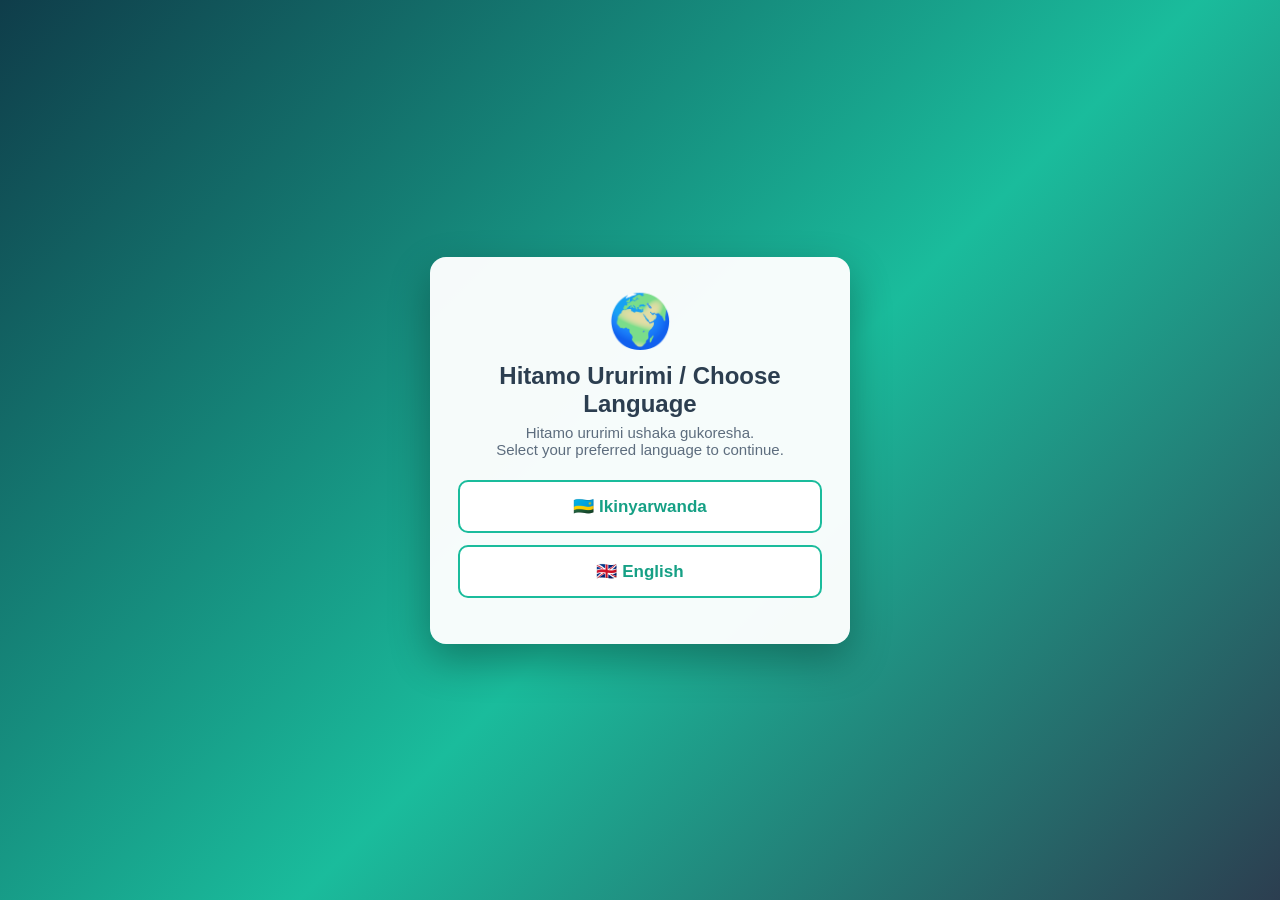
<file: index.html>
<!DOCTYPE html>
<html lang="rw">
<head>
<meta charset="UTF-8">
<meta name="viewport" content="width=device-width, initial-scale=1.0">
<title>Smart School</title>

<style>
/* ==================== CSS ==================== */
* { box-sizing: border-box; margin: 0; padding: 0; }

body {
    font-family: 'Segoe UI', Tahoma, Geneva, Verdana, sans-serif;
    color: #fff;
    min-height: 100vh;
    background: linear-gradient(135deg, #0f3d4a, #1abc9c 55%, #2c3e50);
    background-attachment: fixed;
    position: relative;
    overflow-x: hidden;
}

/* Background shapes */
.shape { position: fixed; border-radius: 50%; background: #fff; opacity: .12; pointer-events: none; }
.s1 { width: 420px; height: 420px; top: -120px; left: -100px; }
.s2 { width: 300px; height: 300px; bottom: -90px; right: -60px; }
.s3 { width: 140px; height: 140px; top: 30%; right: 10%; }

/* ---------- Language chooser (shows first) ---------- */
#langOverlay {
    position: fixed;
    inset: 0;
    z-index: 100;
    display: flex;
    align-items: center;
    justify-content: center;
    padding: 20px;
    background: linear-gradient(135deg, #0f3d4a, #1abc9c 55%, #2c3e50);
}
#langOverlay.hidden { display: none; }
.lang-box {
    background: rgba(255,255,255,.96);
    color: #2c3e50;
    width: 100%;
    max-width: 420px;
    border-radius: 16px;
    padding: 34px 28px;
    text-align: center;
    box-shadow: 0 16px 40px rgba(0,0,0,.3);
}
.lang-box .big { font-size: 52px; }
.lang-box h2 { margin: 10px 0 6px; }
.lang-box p { color: #5d6d7e; margin-bottom: 22px; font-size: 15px; }
.lang-btn {
    display: block;
    width: 100%;
    padding: 14px;
    margin-bottom: 12px;
    border: 2px solid #1abc9c;
    background: #fff;
    color: #16a085;
    font-size: 17px;
    font-weight: bold;
    border-radius: 10px;
    cursor: pointer;
    transition: .25s;
}
.lang-btn:hover { background: #1abc9c; color: #fff; }

/* ---------- Top bar ---------- */
.topbar {
    position: relative;
    display: flex;
    justify-content: space-between;
    align-items: center;
    padding: 18px 40px;
}
.logo { font-size: 22px; font-weight: bold; letter-spacing: .5px; }
.nav-right { display: flex; align-items: center; gap: 12px; }
.lang-switch { display: flex; border: 2px solid #fff; border-radius: 6px; overflow: hidden; }
.lang-switch button {
    background: transparent;
    color: #fff;
    border: none;
    padding: 7px 12px;
    font-weight: bold;
    cursor: pointer;
}
.lang-switch button.active { background: #fff; color: #16a085; }
.nav-login {
    background: #fff;
    color: #16a085;
    padding: 9px 22px;
    border-radius: 6px;
    font-weight: bold;
    text-decoration: none;
}
.nav-login:hover { background: #ecf0f1; }

/* ---------- Hero ---------- */
.hero { position: relative; text-align: center; max-width: 760px; margin: 50px auto 40px; padding: 0 20px; }
.hero h1 { font-size: 42px; line-height: 1.2; margin-bottom: 18px; }
.hero h1 .brand { color: #f9e79f; }
.hero p { font-size: 18px; opacity: .92; margin-bottom: 28px; line-height: 1.6; }
.btn-main {
    display: inline-block;
    background: #2c3e50;
    color: #fff;
    padding: 14px 34px;
    border-radius: 8px;
    font-size: 17px;
    font-weight: bold;
    text-decoration: none;
    transition: .3s;
}
.btn-main:hover { background: #1a252f; transform: translateY(-2px); }

/* ---------- Role cards ---------- */
.roles { position: relative; max-width: 1000px; margin: 0 auto; padding: 20px; text-align: center; }
.roles h2 { margin-bottom: 25px; font-size: 26px; }
.role-grid { display: grid; grid-template-columns: repeat(auto-fit, minmax(250px, 1fr)); gap: 22px; }
.role-card {
    background: rgba(255,255,255,.95);
    color: #2c3e50;
    border-radius: 14px;
    padding: 28px 22px;
    box-shadow: 0 12px 30px rgba(0,0,0,.25);
    cursor: pointer;
    transition: .3s;
}
.role-card:hover { transform: translateY(-6px); }
.role-card .icon { font-size: 48px; margin-bottom: 10px; }
.role-card h3 { margin-bottom: 10px; }
.role-card p { font-size: 14px; color: #5d6d7e; line-height: 1.5; margin-bottom: 18px; min-height: 63px; }
.role-card button {
    width: 100%;
    background: #1abc9c;
    color: #fff;
    border: none;
    padding: 11px;
    border-radius: 6px;
    font-weight: bold;
    cursor: pointer;
}
.role-card button:hover { background: #16a085; }

footer { position: relative; text-align: center; padding: 35px 20px; font-size: 13px; opacity: .8; }

@media (max-width: 600px) {
    .topbar { padding: 14px 18px; }
    .hero h1 { font-size: 30px; }
    .hero { margin-top: 30px; }
    .logo { font-size: 18px; }
}
</style>
</head>
<body>

<!-- ==================== LANGUAGE CHOOSER ==================== -->
<div id="langOverlay">
    <div class="lang-box">
        <div class="big">🌍</div>
        <h2>Hitamo Ururimi / Choose Language</h2>
        <p>Hitamo ururimi ushaka gukoresha.<br>Select your preferred language to continue.</p>
        <button class="lang-btn" onclick="chooseLang('rw')">🇷🇼 Ikinyarwanda</button>
        <button class="lang-btn" onclick="chooseLang('en')">🇬🇧 English</button>
    </div>
</div>

<!-- ==================== PAGE ==================== -->
<div class="shape s1"></div>
<div class="shape s2"></div>
<div class="shape s3"></div>

<nav class="topbar">
    <div class="logo">🎓 Smart School</div>
    <div class="nav-right">
        <div class="lang-switch">
            <button id="btn-rw" onclick="chooseLang('rw')">KIN</button>
            <button id="btn-en" onclick="chooseLang('en')">ENG</button>
        </div>
        <a href="login.html" class="nav-login" id="loginLink" data-i18n="login"></a>
    </div>
</nav>

<section class="hero">
    <h1><span data-i18n="welcome1"></span> <span class="brand">Smart School</span></h1>
    <p data-i18n="tagline"></p>
    <a href="login.html" class="btn-main" id="startLink" data-i18n="start"></a>
</section>

<section class="roles">
    <h2 data-i18n="whoAreYou"></h2>
    <div class="role-grid">
        <div class="role-card" data-role="student">
            <div class="icon">🧑‍🎓</div>
            <h3 data-i18n="studentTitle"></h3>
            <p data-i18n="studentDesc"></p>
            <button data-i18n="studentBtn"></button>
        </div>
        <div class="role-card" data-role="teacher">
            <div class="icon">👩‍🏫</div>
            <h3 data-i18n="teacherTitle"></h3>
            <p data-i18n="teacherDesc"></p>
            <button data-i18n="teacherBtn"></button>
        </div>
        <div class="role-card" data-role="headmaster">
            <div class="icon">🏫</div>
            <h3 data-i18n="hmTitle"></h3>
            <p data-i18n="hmDesc"></p>
            <button data-i18n="hmBtn"></button>
        </div>
    </div>
</section>

<footer>© <span id="year"></span> Smart School. <span data-i18n="rights"></span></footer>

<script>
/* ==================== JAVASCRIPT ==================== */

// Amagambo yose mu ndimi zombi
const TEXT = {
    rw: {
        login: "Injira",
        welcome1: "Murakaza neza kuri",
        tagline: "Urubuga rumwe rufasha abanyeshuri, abarimu na Head Master gucunga amasomo, amanota na attendance.",
        start: "Tangira Winjire",
        whoAreYou: "Uri nde?",
        studentTitle: "Umunyeshuri (Student)",
        studentDesc: "Reba notes, wige ukoresheje AI, ukore assessment kandi ureba amanota yawe.",
        studentBtn: "Injira nk'Umunyeshuri",
        teacherTitle: "Umwarimu (Teacher)",
        teacherDesc: "Shyira notes hanze, ureba abanyeshuri bawe, utange amanota ukore na attendance.",
        teacherBtn: "Injira nk'Umwarimu",
        hmTitle: "Head Master",
        hmDesc: "Kurikirana attendance y'abarimu, wemeze cyangwa wange ubusabe bw'abashya.",
        hmBtn: "Injira nka Head Master",
        rights: "Uburenganzira bwose burabitswe."
    },
    en: {
        login: "Login",
        welcome1: "Welcome to",
        tagline: "One platform that helps students, teachers and the Head Master manage lessons, marks and attendance.",
        start: "Get Started",
        whoAreYou: "Who are you?",
        studentTitle: "Student",
        studentDesc: "Access notes, study with AI, take assessments and view your marks.",
        studentBtn: "Login as Student",
        teacherTitle: "Teacher",
        teacherDesc: "Upload notes, view your students, give marks and take attendance.",
        teacherBtn: "Login as Teacher",
        hmTitle: "Head Master",
        hmDesc: "Track teachers' attendance and approve or reject new access requests.",
        hmBtn: "Login as Head Master",
        rights: "All rights reserved."
    }
};

let currentLang = "rw";

// Bika ururimi muri localStorage (kugira ngo login.html n'andi mapaji arubone)
function saveLang(l) { try { localStorage.setItem("lang", l); } catch (e) {} }

// Shyira ururimi rwatoranyijwe ku rupapuro rwose
function applyLang(lang) {
    currentLang = lang;
    document.documentElement.lang = lang;
    document.querySelectorAll("[data-i18n]").forEach(function (el) {
        el.textContent = TEXT[lang][el.dataset.i18n];
    });
    document.getElementById("btn-rw").classList.toggle("active", lang === "rw");
    document.getElementById("btn-en").classList.toggle("active", lang === "en");
    document.getElementById("loginLink").href = "login.html?lang=" + lang;
    document.getElementById("startLink").href = "login.html?lang=" + lang;
}

// Iyo umuntu ahisemo ururimi (ahise ahise ku ntangiriro cyangwa ku buto ya KIN/ENG)
function chooseLang(lang) {
    saveLang(lang);
    applyLang(lang);
    document.getElementById("langOverlay").classList.add("hidden");
}

// Iyo ukanze ku ikarita y'uruhare (student / teacher / headmaster)
document.querySelectorAll(".role-card").forEach(function (card) {
    card.addEventListener("click", function () {
        const role = card.dataset.role;
        try { localStorage.setItem("selectedRole", role); } catch (e) {}
        window.location.href = "login.html?role=" + role + "&lang=" + currentLang;
    });
});

document.getElementById("year").textContent = new Date().getFullYear();

// Gutangira: dushyiraho Ikinyarwanda munsi y'icyo gifuniko cyo guhitamo ururimi.
// Buri muntu winjiye abanza guhitamo ururimi.
applyLang("rw");
</script>
</body>
</html>
</file>
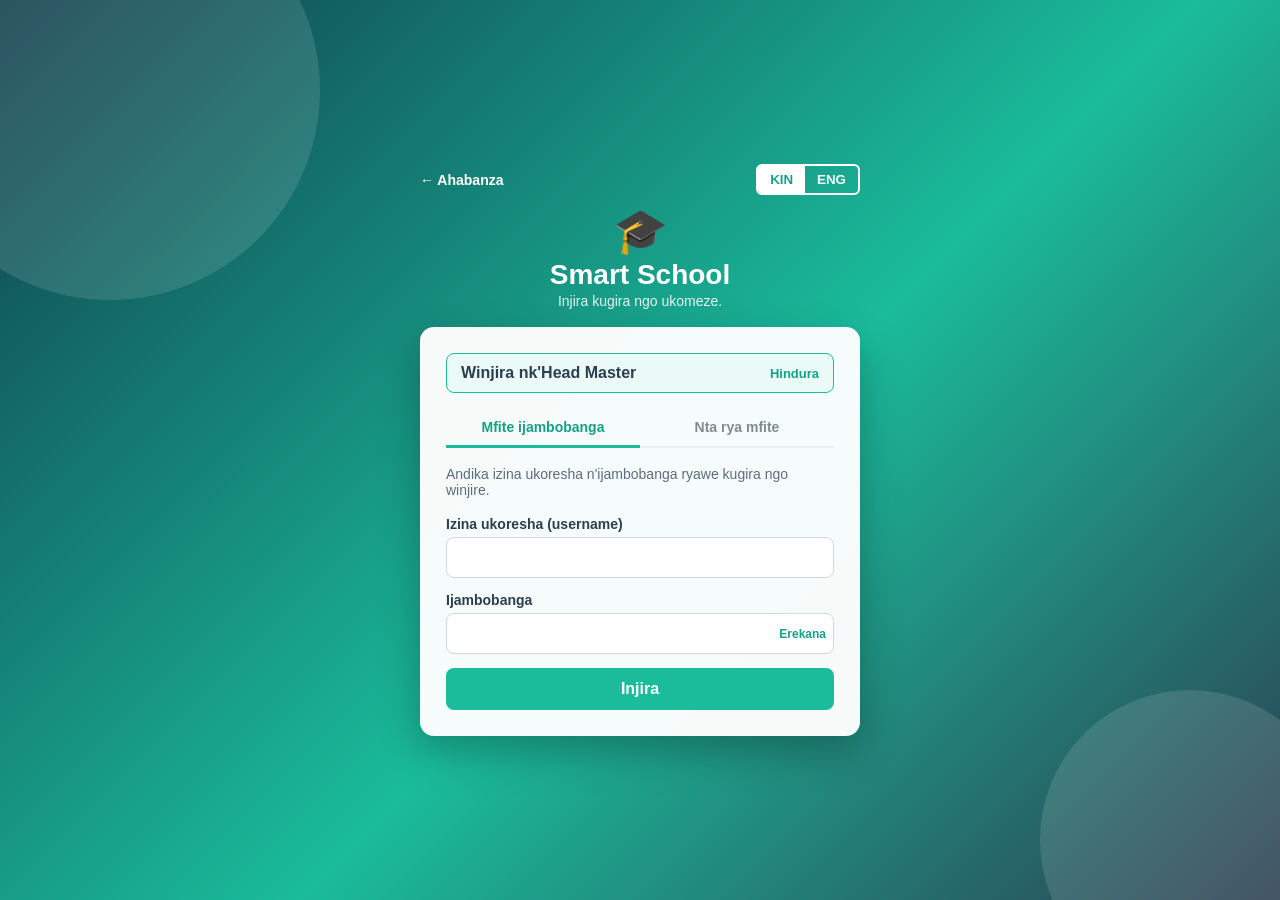
<file: headmaster.html>
<!DOCTYPE html>
<html lang="rw">
<head>
<meta charset="UTF-8">
<meta name="viewport" content="width=device-width, initial-scale=1.0">
<title>Smart School - Head Master</title>

<style>
/* ==================== CSS ==================== */
* { box-sizing: border-box; margin: 0; padding: 0; font-family: 'Segoe UI', Tahoma, Geneva, Verdana, sans-serif; }
body { background: #f4f6f9; color: #2c3e50; }

/* ---------- Sidebar ---------- */
.sidebar {
    position: fixed; left: 0; top: 0;
    width: 250px; height: 100vh;
    background: linear-gradient(180deg, #1c2833, #2c3e50);
    color: #fff; padding: 20px;
    display: flex; flex-direction: column;
}
.sidebar h2 { text-align: center; margin-bottom: 6px; font-size: 22px; }
.sidebar .who { text-align: center; font-size: 13px; opacity: .85; margin-bottom: 20px; word-break: break-word; }
.sidebar button.nav {
    width: 100%; padding: 13px 14px; margin-bottom: 8px;
    border: none; border-radius: 8px;
    background: rgba(255,255,255,.1); color: #fff;
    font-size: 15px; text-align: left; cursor: pointer; transition: .25s;
}
.sidebar button.nav:hover { background: rgba(255,255,255,.22); }
.sidebar button.nav.active { background: #1abc9c; color: #fff; font-weight: bold; }
.sidebar .spacer { flex: 1; }
.sidebar button.logout { background: #c0392b; }
.sidebar button.logout:hover { background: #a93226; }
.badge-count {
    display: inline-block; min-width: 20px; padding: 1px 7px; margin-left: 6px;
    background: #e74c3c; color: #fff; border-radius: 10px; font-size: 12px; text-align: center;
}
.badge-count.zero { display: none; }

.lang-switch { display: flex; border: 2px solid #fff; border-radius: 6px; overflow: hidden; margin-bottom: 14px; }
.lang-switch button { flex: 1; background: transparent; color: #fff; border: none; padding: 6px; font-weight: bold; cursor: pointer; }
.lang-switch button.active { background: #fff; color: #2c3e50; }

/* ---------- Main ---------- */
.main { margin-left: 250px; padding: 30px; }
.section { display: none; }
.section.active { display: block; }

header.hero {
    background: linear-gradient(135deg, #2c3e50, #16a085);
    color: #fff; padding: 22px; border-radius: 10px; margin-bottom: 24px; text-align: center;
}
header.hero h1 { font-size: 26px; margin-bottom: 4px; }
header.hero p { opacity: .9; font-size: 14px; }

.card { background: #fff; padding: 22px; border-radius: 10px; box-shadow: 0 4px 10px rgba(0,0,0,.08); margin-bottom: 24px; }
.card h2 { color: #2c3e50; margin-bottom: 6px; font-size: 20px; }
.card p.sub { color: #7f8c8d; font-size: 14px; margin-bottom: 8px; }

/* Summary stats */
.stats { display: grid; grid-template-columns: repeat(auto-fit, minmax(170px, 1fr)); gap: 16px; margin-bottom: 24px; }
.stat { background: #fff; padding: 20px; border-radius: 10px; box-shadow: 0 3px 10px rgba(0,0,0,.08); text-align: center; }
.stat .num { font-size: 34px; font-weight: bold; color: #16a085; }
.stat .lbl { font-size: 13px; color: #7f8c8d; margin-top: 2px; }
.stat.warn .num { color: #e67e22; }
.stat.bad .num { color: #e74c3c; }

/* Tables */
.table-wrap { overflow-x: auto; }
table { width: 100%; border-collapse: collapse; margin-top: 12px; }
th, td { padding: 12px; text-align: left; border-bottom: 1px solid #e4e8ea; }
th { background: #34495e; color: #fff; }
tr:hover td { background: #f8fafb; }

/* Badges & buttons */
.badge { padding: 5px 10px; border-radius: 4px; font-size: 12px; font-weight: bold; color: #fff; white-space: nowrap; }
.present { background: #2ecc71; }
.absent { background: #e74c3c; }
.student { background: #3498db; }
.teacher { background: #9b59b6; }
.btn { padding: 7px 14px; border: none; border-radius: 4px; cursor: pointer; font-weight: bold; margin-right: 5px; color: #fff; }
.btn:hover { opacity: .9; }
.btn-approve { background: #2ecc71; }
.btn-reject { background: #e74c3c; }
.btn-undo { background: #7f8c8d; }
.ok-text { color: #27ae60; font-weight: bold; }
.no-text { color: #e74c3c; font-weight: bold; }
.empty { color: #95a5a6; font-style: italic; padding: 14px 0; }

/* Toast */
#toast {
    position: fixed; bottom: 24px; right: 24px;
    background: #27ae60; color: #fff; padding: 12px 20px; border-radius: 8px;
    box-shadow: 0 6px 18px rgba(0,0,0,.25); font-weight: 600;
    opacity: 0; transform: translateY(20px); transition: .3s; pointer-events: none;
}
#toast.err { background: #c0392b; }
#toast.show { opacity: 1; transform: translateY(0); }

@media (max-width: 768px) {
    .sidebar { position: relative; width: 100%; height: auto; }
    .sidebar .spacer { display: none; }
    .main { margin-left: 0; padding: 18px; }
}
.btn-delete {
    background: #dc2626;
    color: white;
    border: none;
    padding: 7px 12px;
    margin: 3px;
    border-radius: 5px;
    cursor: pointer;
}

.btn-delete:hover {
    background: #b91c1c;
}
</style>
</head>
<body>

<!-- ==================== SIDEBAR ==================== -->
<div class="sidebar">
    <h2>🎓 Smart School</h2>
    <div class="who" id="whoAmI"></div>

    <div class="lang-switch">
        <button id="btn-rw" onclick="setLang('rw')">KIN</button>
        <button id="btn-en" onclick="setLang('en')">ENG</button>
    </div>

    <button class="nav active" data-page="overview"   onclick="openSection('overview')">🏠 <span data-i18n="navHome"></span></button>
    <button class="nav"
    data-page="approvedTeachers"
    onclick="openSection('approvedTeachers')">
    👨‍🏫 Abarimu bemerewe
</button>
    <button class="nav"        data-page="attendance" onclick="openSection('attendance')">✅ <span data-i18n="navAtt"></span></button>
    <button class="nav" data-page="teacherAttendanceRequests"
    onclick="openSection('teacherAttendanceRequests')">
    📋 Ubusabe bwa Attendance
</button>
    <button class="nav"        data-page="requests"   onclick="openSection('requests')">🔑 <span data-i18n="navReq"></span><span class="badge-count zero" id="pendingBadge">0</span></button>

    <div class="spacer"></div>
    <button class="nav logout" onclick="logout()">🚪 <span data-i18n="logout"></span></button>
</div>

<!-- ==================== MAIN ==================== -->
<div class="main">

    <header class="hero">
        <h1>HEAD MASTER PORTAL</h1>
        <p data-i18n="subtitle"></p>
    </header>

    <!-- OVERVIEW -->
    <div id="overview" class="section active">
        <h2 style="margin-bottom:14px;">👋 <span data-i18n="welcome"></span> <span id="hmName"></span></h2>
        <div class="stats">
            <div class="stat"><div class="num" id="stTeachers">0</div><div class="lbl" data-i18n="stTeachers"></div></div>
            <div class="stat"><div class="num" id="stPresent">0</div><div class="lbl" data-i18n="stPresent"></div></div>
            <div class="stat bad"><div class="num" id="stAbsent">0</div><div class="lbl" data-i18n="stAbsent"></div></div>
            <div class="stat warn"><div class="num" id="stPending">0</div><div class="lbl" data-i18n="stPending"></div></div>
        </div>
        <div class="card">
            <p class="sub" data-i18n="overviewHint"></p>
        </div>
    </div>

    <!-- ATTENDANCE -->
    <div id="attendance" class="section">
        <div class="card">
            <h2>1. <span data-i18n="attTitle"></span></h2>
            <p class="sub"><span data-i18n="today"></span> <span id="currentDate"></span></p>
            <div class="table-wrap">
                <table>
                    <thead>
                        <tr><th data-i18n="tName"></th><th data-i18n="tSubject"></th><th data-i18n="tTime"></th><th data-i18n="tStatus"></th></tr>
                    </thead>
                    <tbody id="attBody"></tbody>
                </table>
            </div>
        </div>
    </div>
    <!-- TEACHER ATTENDANCE REQUESTS -->
<div id="teacherAttendanceRequests" class="section">
    <div class="card">
        <h2>📋 Ubusabe bwa Attendance y'Abarimu</h2>
        <p class="sub">
            Reba ubusabe bw'uyu munsi, wemeze cyangwa wange.
        </p>

        <div class="table-wrap">
            <table>
                <thead>
                    <tr>
                        <th>Izina ry'Umwarimu</th>
                        <th>Itariki</th>
                        <th>Status</th>
                        <th>Icyemezo</th>
                    </tr>
                </thead>
                <tbody id="teacherAttendanceRequestsBody"></tbody>
            </table>
        </div>
    </div>
</div>
    
<!-- APPROVED TEACHERS -->
<div id="approvedTeachers" class="section">
    <div class="card">
        <h2>👨‍🏫 Abarimu bemerewe</h2>
        <p class="sub">
            Urutonde rw'abarimu bemerewe kwinjira muri Smart School.
        </p>

        <div class="table-wrap">
            <table>
                <thead>
                    <tr>
                        <th>Izina</th>
                        <th>Username</th>
                        <th>Status</th>
                    </tr>
                </thead>
                <tbody id="approvedTeachersBody">
                    <tr>
                        <td colspan="3">
                        
                        </td>
                    </tr>
                </tbody>
            </table>
        </div>
    </div>
</div>


    <!-- REQUESTS -->
    <div id="requests" class="section">
        <div class="card">
            <h2>2. <span data-i18n="reqTitle"></span></h2>
            <p class="sub" data-i18n="reqSub"></p>
            <div class="table-wrap">
                <table>
                    <thead>
                        <tr><th data-i18n="rName"></th><th data-i18n="rRole"></th><th data-i18n="rReason"></th><th data-i18n="rAction"></th></tr>
                    </thead>
                    <tbody id="reqBody"></tbody>
                </table>
            </div>
        </div>
    </div>

</div>

<div id="toast"></div>

<script>
/* ==================== JAVASCRIPT ==================== */

// ---------- Amakuru y'urugero (azasimbuzwa na Firebase nyuma) ----------



function getApprovedTeachers() {
    try {
        const users = JSON.parse(
            localStorage.getItem("ss_users") || "{}"
        );

        const current = JSON.parse(
            localStorage.getItem("ss_current") || "null"
        );

        if (!current || current.role !== "headmaster") {
            return [];
        }

        // Gushyigikira amakuru abitswe nka array cyangwa object
        const entries = Array.isArray(users)
            ? users.map((user, index) => [
                String((user && (user.username || user.id)) || index),
                user
            ])
            : Object.entries(users || {});

        return entries
            .filter(([key, user]) =>
                user &&
                String(user.role || "").trim().toLowerCase() === "teacher" &&
                String(user.status || "").trim().toLowerCase() === "approved" &&
                user.schoolId === current.schoolId &&
                Boolean(current.schoolId)
            )
            .map(([key, user]) => ({
                id: key,
                name: user.name || user.username || "Umwarimu",
                username: user.username || key,
                subject: user.subject || "Ntiratangazwa",
                schoolId: user.schoolId || ""
            }));
    } catch (error) {
        console.error("Ikosa mu gusoma abarimu:", error);
        return [];
    }
}

function escapeHtml(value) {
    return String(value ?? "").replace(/[&<>"']/g, function (char) {
        const entities = {
            "&": "&amp;",
            "<": "&lt;",
            ">": "&gt;",
            '"': "&quot;",
            "'": "&#39;"
        };

        return entities[char];
    });
}

function renderApprovedTeachers() {
    const body = document.getElementById("approvedTeachersBody");
    if (!body) return;

    const teachers = getApprovedTeachers();

    if (teachers.length === 0) {
        body.innerHTML = `
            <tr>
                <td colspan="3" class="empty">
                    Nta barimu bemerewe baraboneka.
                </td>
            </tr>
        `;
        return;
    }

    body.innerHTML = teachers.map(teacher => `
        <tr>
            <td>${escapeHtml(teacher.name)}</td>
            <td>${escapeHtml(teacher.username)}</td>
            <td><span class="ok-text">✓ Byemejwe</span></td>
        </tr>
    `).join("");
}

const TEACHERS = getApprovedTeachers();
const DEFAULT_REQUESTS = [];

// ---------- Amagambo mu ndimi zombi ----------
const TEXT = {
    rw: {
        navHome: "Ahabanza", navAtt: "Attendance y'Abarimu", navReq: "Ubusabe bwo Kwinjira", logout: "Sohoka",
        subtitle: "Gucunga Attendance y'Abarimu n'Uruhushya rwo Kwinjira mu Ikigo",
        welcome: "Murakaza neza,", overviewHint: "Hitamo igice ushaka ku menu y'uruhande, cyangwa urebe incamake hejuru.",
        stTeachers: "Abarimu bose", stPresent: "Abaje uyu munsi", stAbsent: "Abatagaragaye", stPending: "Ubusabe butegereje",
        attTitle: "Attendance y'Abarimu", today: "Itariki y'uyu munsi:",
        tName: "Izina ry'Umwarimu", tSubject: "Isomo Yigisha", tTime: "Isaha Yinjiriye", tStatus: "Imiterere",
        presentLbl: "Yaje (Present)", absentLbl: "Ntabwo Yaje (Absent)",
        reqTitle: "Ubusabe bw'Abashaka Kwinjira mu Ikigo",
        reqSub: "Reba abanyeshuri n'abarimu bashya basaba kwinjira muri gahunda y'ikigo.",
        rName: "Izina ry'Usaba", rRole: "Icyo Asaba", rReason: "Impamvu / Ishami", rAction: "Icyemezo",
        roleStudent: "Umunyeshuri", roleTeacher: "Umwarimu",
        approve: "Emeza", reject: "Anga", undo: "Subiza inyuma",
        approved: "✓ Byemejwe", rejected: "✕ Byanzwe",
        msgApproved: "Uruhushya rwatanzwe neza!", msgRejected: "Ubusabe bwanzwe.", msgUndo: "Icyemezo cyasubijwe inyuma.",
        noReq: "Nta busabe buhari."
    },
    en: {
        navHome: "Home", navAtt: "Teachers' Attendance", navReq: "Access Requests", logout: "Logout",
        subtitle: "Manage teachers' attendance and access requests to the school",
        welcome: "Welcome,", overviewHint: "Choose a section from the side menu, or see the summary above.",
        stTeachers: "Total teachers", stPresent: "Present today", stAbsent: "Absent", stPending: "Pending requests",
        attTitle: "Teachers' Attendance", today: "Today's date:",
        tName: "Teacher name", tSubject: "Subject", tTime: "Arrival time", tStatus: "Status",
        presentLbl: "Present", absentLbl: "Absent",
        reqTitle: "Access Requests",
        reqSub: "Review new students and teachers asking to join the school system.",
        rName: "Applicant", rRole: "Role requested", rReason: "Reason / Class", rAction: "Action",
        roleStudent: "Student", roleTeacher: "Teacher",
        approve: "Approve", reject: "Reject", undo: "Undo",
        approved: "✓ Approved", rejected: "✕ Rejected",
        msgApproved: "Access approved!", msgRejected: "Request rejected.", msgUndo: "Decision undone.",
        noReq: "No requests."
    }
};

let lang = "rw";

function store(k, v) { try { localStorage.setItem(k, v); } catch (e) {} }
function load(k) { try { return localStorage.getItem(k); } catch (e) { return null; } }

// ---------- Kugenzura ko Head Master yinjiye (guard) ----------
let me = null;
try { me = JSON.parse(load("ss_current")); } catch (e) {}
if (!me || me.role !== "headmaster") {
    window.location.href = "login.html?role=headmaster";
}

// ---------- Ubusabe (bubikwa muri localStorage) ----------


function getRequests() {
    let requests = [];

    try {
        const saved = JSON.parse(load("ss_requests") || "[]");
        if (Array.isArray(saved)) {
            // Ubusabe bw'abanyeshuri n'ubundi busabe bubitswe
            requests = saved.filter(r => r.role !== "teacher");
        }
    } catch (e) {}

    try {
        
const users = JSON.parse(load("ss_users") || "{}");

const entries = Array.isArray(users)
    ? users.map((user, index) => [
        String((user && (user.username || user.id)) || index),
        user
    ])
    : Object.entries(users || {});

entries.forEach(([key, user]) => {

            if (
                user &&
                user.role &&
                user.role.toLowerCase() === "teacher" &&
                ["pending", "approved", "rejected"].includes(user.status)
            ) {
                requests.push({
                    id: "teacher:" + key,
                    name: user.name || user.username || "Umwarimu",
                    role: "teacher",
                    reason: {
                        rw: "Yasabye kwiyandikisha nk'umwarimu",
                        en: "Requested to register as a teacher"
                    },
                    status: user.status
                });
            }
        });
    } catch (e) {
        console.error("Ikosa mu gusoma konti:", e);
    }

    return requests;
}



function saveRequests(list) {
    store("ss_requests", JSON.stringify(list));
}

function deleteRequest(id) {
    if (!confirm("Urashaka koko gusiba ubu busabe?")) {
        return;
    }

    // Gusiba ubusabe busanzwe bubitswe muri ss_requests
    let requests = [];
    try {
        requests = JSON.parse(
            localStorage.getItem("ss_requests") || "[]"
        );
    } catch (error) {
        console.error("Ikosa mu gusoma ubusabe:", error);
    }

    const updatedRequests = requests.filter(
        request => String(request.id) !== String(id)
    );

    localStorage.setItem(
        "ss_requests",
        JSON.stringify(updatedRequests)
    );

    renderRequests();
    renderStats();

    toast("Ubusabe busibwe neza.");
}


function saveRequests(list) { store("ss_requests", JSON.stringify(list)); }

// ---------- Toast ----------
let toastTimer;
function toast(msg, isErr) {
    const t = document.getElementById("toast");
    t.textContent = msg;
    t.className = (isErr ? "err " : "") + "show";
    clearTimeout(toastTimer);
    toastTimer = setTimeout(function () { t.className = ""; }, 2500);
}

// ---------- Ururimi ----------
function setLang(l) {
    lang = l;
    store("lang", l);
    document.documentElement.lang = l;
    document.querySelectorAll("[data-i18n]").forEach(function (el) { el.textContent = TEXT[l][el.dataset.i18n]; });
    document.getElementById("btn-rw").classList.toggle("active", l === "rw");
    document.getElementById("btn-en").classList.toggle("active", l === "en");
    document.getElementById("currentDate").textContent = new Date().toLocaleDateString(l === "rw" ? "rw-RW" : "en-GB");
    renderRequests();
renderApprovedTeachers();
renderAttendance();
renderStats();
}

// ---------- Guhindura igice ----------
function openSection(id) {
    document.querySelectorAll(".section").forEach(function (s) { s.classList.remove("active"); });
    document.getElementById(id).classList.add("active");
    if (id === "teacherAttendanceRequests") {
    renderTeacherAttendanceRequests();
}
    document.querySelectorAll(".sidebar .nav[data-page]").forEach(function (b) {
        b.classList.toggle("active", b.dataset.page === id);
    });
}

// ---------- Attendance y'abarimu ----------

// ---------- Attendance y'abarimu ----------
function todayKey() {
    const d = new Date(), p = n => String(n).padStart(2, "0");
    return "ss_attendance_" + d.getFullYear() + "-" + p(d.getMonth() + 1) + "-" + p(d.getDate());
}

function getTodayAttendance() {
    try { return JSON.parse(localStorage.getItem(todayKey()) || "{}"); }
    catch (e) { return {}; }
}
function getTeacherAttendanceRequests() {
    try {
        const requests = JSON.parse(
            localStorage.getItem("ss_teacher_attendance_requests") || "[]"
        );
        return Array.isArray(requests) ? requests : [];
    } catch (e) {
        return [];
    }
}

function saveTeacherAttendanceRequests(requests) {
    store(
        "ss_teacher_attendance_requests",
        JSON.stringify(requests)
    );
}

function renderAttendance() {
    const tbody = document.getElementById("attBody");
    if (!tbody) return;

    const teachers = getApprovedTeachers();
    const att = getTodayAttendance();

    if (!teachers.length) {
        tbody.innerHTML = '<tr><td colspan="4" class="empty">' + TEXT[lang].noTeachers + '</td></tr>';
        return;
    }

    tbody.innerHTML = teachers.map(function (t) {
        const rec = att[t.id] || att[t.username];
        const present = rec && rec.status === "present";
        return "<tr>" +
            "<td>" + escapeHtml(t.name) + "</td>" +
            "<td>" + escapeHtml(t.subject) + "</td>" +
            "<td>" + (present ? escapeHtml(rec.time) : "-") + "</td>" +
            '<td><span class="badge ' + (present ? "present" : "absent") + '">' +
                (present ? TEXT[lang].presentLbl : TEXT[lang].absentLbl) + "</span></td>" +
            "</tr>";
    }).join("");
}
function renderTeacherAttendanceRequests() {
    const body = document.getElementById("teacherAttendanceRequestsBody");
    if (!body) return;

    const requests = getTeacherAttendanceRequests();
    const d = new Date();
    const today = d.getFullYear() + "-" +
        String(d.getMonth() + 1).padStart(2, "0") + "-" +
        String(d.getDate()).padStart(2, "0");

    const todaysRequests = requests.filter(r => r.date === today);

    if (todaysRequests.length === 0) {
        body.innerHTML =
            '<tr><td colspan="4" class="empty">Nta busabe bwa attendance bw\'uyu munsi.</td></tr>';
        return;
    }

    body.innerHTML = "";

    todaysRequests.forEach(function (r) {
        const tr = document.createElement("tr");
        const name = document.createElement("td");
        const date = document.createElement("td");
        const status = document.createElement("td");
        const actions = document.createElement("td");

        name.textContent = r.name || r.username || "Umwarimu";
        date.textContent = r.date;

        status.textContent =
            r.status === "approved" ? "Byemejwe" :
            r.status === "rejected" ? "Byanzwe" :
            "Bitegereje";

        if (r.status === "pending") {
            actions.appendChild(makeBtn("btn-approve", "Emeza", function () {
                decideTeacherAttendanceRequest(r.id, "approved");
            }));

            actions.appendChild(makeBtn("btn-reject", "Anga", function () {
                decideTeacherAttendanceRequest(r.id, "rejected");
            }));
        } else {
            actions.textContent = "Icyemezo cyafashwe";
        }

        tr.append(name, date, status, actions);
        body.appendChild(tr);
    });
}

function decideTeacherAttendanceRequest(id, status) {
    const requests = getTeacherAttendanceRequests();

    const request = requests.find(
        r => String(r.id) === String(id)
    );

    if (!request) {
        toast("Ubusabe ntibwabonetse.", true);
        return;
    }

    request.status = status;
    request.decidedAt = new Date().toISOString();

    // Bika icyemezo cya Head Master
    saveTeacherAttendanceRequests(requests);

    // Iyo request yemerewe, umwarimu ahita aba Present
    if (status === "approved") {
    const attendanceKey = "ss_attendance_" + request.date;
    let attendance = {};

    try {
        attendance = JSON.parse(
            localStorage.getItem(attendanceKey) || "{}"
        );
    } catch (e) {
        attendance = {};
    }

    // Shaka umwarimu muri konti zemewe
    const teacher = getApprovedTeachers().find(t =>
        String(t.username) === String(request.username)
    );

    const teacherId = teacher
        ? teacher.id
        : request.username;

    const record = {
        status: "present",
        present: true,
        name: request.name || request.username,
        date: request.date,
        time: new Date().toLocaleTimeString("en-GB", {
            hour: "2-digit",
            minute: "2-digit"
        }),
        approvedAt: new Date().toISOString()
    };

    // Bika ukoresheje ID na username
    attendance[teacherId] = record;
    attendance[request.username] = record;

    store(attendanceKey, JSON.stringify(attendance));
}

    renderTeacherAttendanceRequests();
    renderAttendance();
    renderStats();

    toast(
        status === "approved"
            ? "Request yemejwe. Umwarimu yashyizwe kuri Present."
            : "Request yanzwe."
    );
}
// ---------- Ubusabe ----------

function renderRequests() {
    const body = document.getElementById("reqBody");
    if (!body) return;

    const list = getRequests();
    body.innerHTML = "";

    if (!list.length) {
        body.innerHTML =
            '<tr><td colspan="4" class="empty">' +
            TEXT[lang].noReq +
            "</td></tr>";
        return;
    }

    list.forEach(function (r) {
        const tr = document.createElement("tr");
        tr.innerHTML = "<td></td><td></td><td></td><td></td>";

        tr.cells[0].textContent = r.name;

        const role = document.createElement("span");
        role.className = "badge " + r.role;
        role.textContent =
            r.role === "student"
                ? TEXT[lang].roleStudent
                : TEXT[lang].roleTeacher;
        tr.cells[1].appendChild(role);

        tr.cells[2].textContent =
            r.reason && r.reason[lang]
                ? r.reason[lang]
                : "";

        const cell = tr.cells[3];

        if (r.status === "pending") {
            cell.appendChild(
                makeBtn("btn-approve", TEXT[lang].approve, function () {
                    decide(r.id, "approved");
                })
            );

            cell.appendChild(
                makeBtn("btn-reject", TEXT[lang].reject, function () {
                    decide(r.id, "rejected");
                })
            );
        } else {
            const s = document.createElement("span");
            s.className =
                r.status === "approved" ? "ok-text" : "no-text";
            s.textContent =
                (r.status === "approved"
                    ? TEXT[lang].approved
                    : TEXT[lang].rejected) + "  ";

            cell.appendChild(s);

            cell.appendChild(
                makeBtn("btn-undo", TEXT[lang].undo, function () {
                    decide(r.id, "pending");
                })
            );
        }

        // Button yo gusiba ubusabe
        cell.appendChild(
            makeBtn("btn-delete", "Gusiba", function () {
                deleteRequest(r.id);
            })
        );

        body.appendChild(tr);
    });
}

function makeBtn(cls, label, fn) {
    const b = document.createElement("button");
    b.className = "btn " + cls;
    b.textContent = label;
    b.addEventListener("click", fn);
    return b;
}

function decide(id, status) {
    if (typeof id === "string" && id.startsWith("teacher:")) {
        const userKey = id.substring("teacher:".length);

        try {
            const users = JSON.parse(load("ss_users") || "{}");

            if (!users[userKey]) {
                toast("Konti y'umwarimu ntiyabonetse.", true);
                return;
            }

            users[userKey].status = status;
            store("ss_users", JSON.stringify(users));
        } catch (e) {
            toast("Habaye ikibazo mu guhindura konti.", true);
            return;
        }
    } else {
        const list = getRequests();
        const request = list.find(r => r.id === id);

        if (request) {
            request.status = status;
            saveRequests(list);
        }
    }

    renderRequests();
    renderStats();

    if (status === "approved") {
        toast(TEXT[lang].msgApproved);
    } else if (status === "rejected") {
        toast(TEXT[lang].msgRejected, true);
    } else {
        toast(TEXT[lang].msgUndo);
    }
}


// ---------- Incamake (stats) ----------
function renderStats() {
    const teachers = getApprovedTeachers();
    const attendance = getTodayAttendance();

    const present = teachers.filter(function (teacher) {
        const record =
            attendance[teacher.id] ||
            attendance[teacher.username];

        return record && record.status === "present";
    }).length;

    const pending = getRequests().filter(function (request) {
        return request.status === "pending";
    }).length;

    document.getElementById("stTeachers").textContent =
        teachers.length;

    document.getElementById("stPresent").textContent =
        present;

    document.getElementById("stAbsent").textContent =
        teachers.length - present;

    document.getElementById("stPending").textContent =
        pending;

    const badge = document.getElementById("pendingBadge");
    badge.textContent = pending;
    badge.classList.toggle("zero", pending === 0);
}
// ---------- Sohoka ----------
function logout() {
    try { localStorage.removeItem("ss_current"); } catch (e) {}
    window.location.href = "login.html?role=headmaster";
}

// ---------- Gutangira ----------
if (me) {
    document.getElementById("hmName").textContent = me.name;
    document.getElementById("whoAmI").textContent = me.name + " (@" + me.username + ")";
    setLang(load("lang") === "en" ? "en" : "rw");
}
</script>
</body>
</html>
</file>
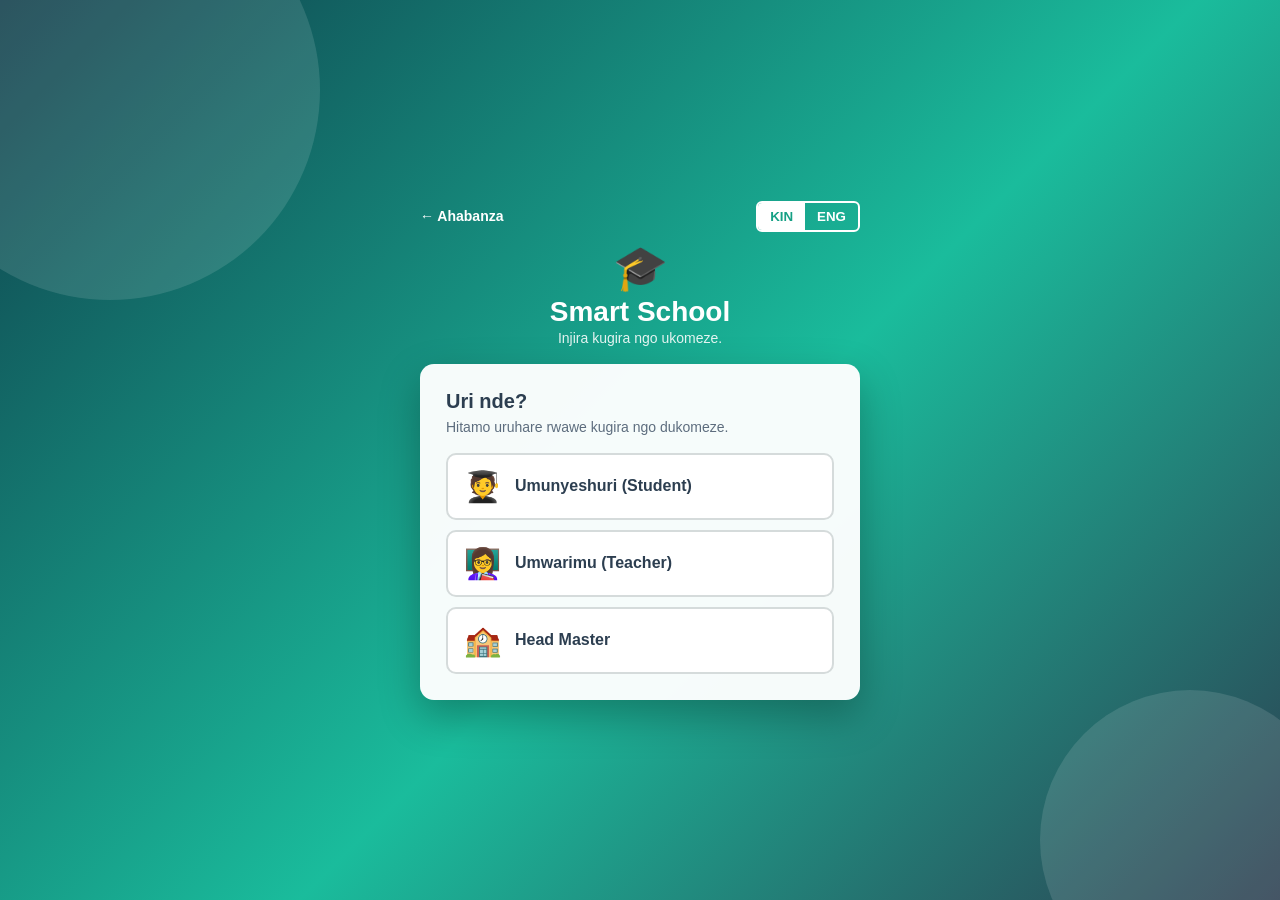
<file: login.html>
<!DOCTYPE html>
<html lang="rw">
<head>
<meta charset="UTF-8">
<meta name="viewport" content="width=device-width, initial-scale=1.0">
<title>Smart School - Login</title>

<style>
/* ==================== CSS ==================== */
* { box-sizing: border-box; margin: 0; padding: 0; }

body {
    font-family: 'Segoe UI', Tahoma, Geneva, Verdana, sans-serif;
    min-height: 100vh;
    display: flex;
    align-items: center;
    justify-content: center;
    padding: 20px;
    color: #2c3e50;
    background: linear-gradient(135deg, #0f3d4a, #1abc9c 55%, #2c3e50);
    background-attachment: fixed;
    position: relative;
    overflow-x: hidden;
}
.shape { position: fixed; border-radius: 50%; background: #fff; opacity: .12; pointer-events: none; }
.s1 { width: 420px; height: 420px; top: -120px; left: -100px; }
.s2 { width: 300px; height: 300px; bottom: -90px; right: -60px; }

.wrap { position: relative; width: 100%; max-width: 440px; }

/* Top row: home link + language switch */
.toprow { display: flex; justify-content: space-between; align-items: center; margin-bottom: 14px; }
.home-link { color: #fff; text-decoration: none; font-weight: bold; font-size: 14px; }
.home-link:hover { text-decoration: underline; }
.lang-switch { display: flex; border: 2px solid #fff; border-radius: 6px; overflow: hidden; }
.lang-switch button { background: transparent; color: #fff; border: none; padding: 6px 12px; font-weight: bold; cursor: pointer; }
.lang-switch button.active { background: #fff; color: #16a085; }

.brand { text-align: center; color: #fff; margin-bottom: 18px; }
.brand .logo { font-size: 44px; line-height: 1; }
.brand h1 { margin: 6px 0 2px; font-size: 28px; }
.brand p { opacity: .88; font-size: 14px; }

.card {
    background: rgba(255,255,255,.96);
    border-radius: 14px;
    padding: 26px;
    box-shadow: 0 16px 40px rgba(0,0,0,.28);
}
.card h2 { font-size: 20px; margin-bottom: 6px; }
.card .sub { color: #5d6d7e; font-size: 14px; margin-bottom: 18px; }

/* Role choice */
.role-list { display: grid; gap: 10px; }
.role-btn {
    display: flex;
    align-items: center;
    gap: 14px;
    width: 100%;
    padding: 14px 16px;
    background: #fff;
    border: 2px solid #d5dbdb;
    border-radius: 10px;
    cursor: pointer;
    font-size: 16px;
    font-weight: 600;
    color: #2c3e50;
    text-align: left;
    transition: .2s;
}
.role-btn:hover { border-color: #1abc9c; background: #eafaf6; }
.role-btn .ico { font-size: 30px; }

/* Selected role badge */
.chosen {
    display: flex;
    justify-content: space-between;
    align-items: center;
    background: #eafaf6;
    border: 1px solid #1abc9c;
    border-radius: 8px;
    padding: 10px 14px;
    margin-bottom: 16px;
    font-weight: 600;
}
.link-btn { background: none; border: none; color: #16a085; font-weight: bold; cursor: pointer; font-size: 13px; }
.link-btn:hover { text-decoration: underline; }

/* Tabs */
.tabs { display: flex; margin-bottom: 18px; border-bottom: 2px solid #ecf0f1; }
.tab {
    flex: 1;
    padding: 10px;
    background: none;
    border: none;
    border-bottom: 3px solid transparent;
    margin-bottom: -2px;
    font-weight: bold;
    color: #7f8c8d;
    cursor: pointer;
    font-size: 14px;
}
.tab.active { color: #16a085; border-bottom-color: #1abc9c; }

/* Form */
.fg { margin-bottom: 14px; }
.fg label { display: block; margin-bottom: 5px; font-weight: 600; font-size: 14px; }
.fg input,
.fg select {
    width: 100%;
    padding: 11px;
    border: 1px solid #cfd8dc;
    border-radius: 8px;
    font-size: 15px;
    background: #fff;
}

.fg input:focus,
.fg select:focus {
    outline: 2px solid #1abc9c;
    border-color: transparent;
}
.fg input:focus { outline: 2px solid #1abc9c; border-color: transparent; }
.pw-wrap { position: relative; }
.pw-wrap input { padding-right: 60px; }
.pw-toggle { position: absolute; right: 8px; top: 50%; transform: translateY(-50%); background: none; border: none; color: #16a085; font-weight: bold; font-size: 12px; cursor: pointer; }

.go { width: 100%; padding: 12px; border: none; border-radius: 8px; background: #1abc9c; color: #fff; font-weight: bold; font-size: 16px; cursor: pointer; }
.go:hover { background: #16a085; }

.msg { margin-top: 14px; padding: 10px; border-radius: 8px; font-size: 14px; display: none; }
.msg.ok { display: block; background: #d5f5e3; color: #1e8449; }
.msg.err { display: block; background: #fadbd8; color: #c0392b; }

.hidden { display: none; }
</style>
</head>
<body>

<div class="shape s1"></div>
<div class="shape s2"></div>

<div class="wrap">

    <div class="toprow">
        <a href="index.html" class="home-link" id="homeLink" data-i18n="home"></a>
        <div class="lang-switch">
            <button id="btn-rw" onclick="setLang('rw')">KIN</button>
            <button id="btn-en" onclick="setLang('en')">ENG</button>
        </div>
    </div>

    <div class="brand">
        <div class="logo">🎓</div>
        <h1>Smart School</h1>
        <p data-i18n="slogan"></p>
    </div>

    <div class="card">

        <!-- STEP 1: Hitamo uwo uri we -->
        <div id="step1">
            <h2 data-i18n="areYou"></h2>
            <p class="sub" data-i18n="pickRole"></p>
            <div class="role-list">
                <button class="role-btn" onclick="chooseRole('student')"><span class="ico">🧑‍🎓</span><span data-i18n="student"></span></button>
                <button class="role-btn" onclick="chooseRole('teacher')"><span class="ico">👩‍🏫</span><span data-i18n="teacher"></span></button>
                <button class="role-btn" onclick="chooseRole('headmaster')"><span class="ico">🏫</span><span data-i18n="headmaster"></span></button>
            </div>
        </div>

        <!-- STEP 2: Injira cyangwa kora ijambobanga -->
        <div id="step2" class="hidden">
            <div class="chosen">
                <span id="chosenLabel"></span>
                <button class="link-btn" onclick="backToRoles()" data-i18n="change"></button>
            </div>

            <div class="tabs">
                <button class="tab active" id="tabLogin" onclick="showTab('login')" data-i18n="haveAcc"></button>
                <button class="tab" id="tabCreate" onclick="showTab('create')" data-i18n="noAcc"></button>
            </div>

            <!-- LOGIN FORM -->
            <div id="loginForm">
                <p class="sub" data-i18n="writePw"></p>
                <div class="fg">
                    <label for="lUser" data-i18n="username"></label>
                    <input type="text" id="lUser" autocomplete="username">
                </div>
                <div class="fg">
                    <label for="lPass" data-i18n="password"></label>
                    <div class="pw-wrap">
                        <input type="password" id="lPass" autocomplete="current-password">
                        <button type="button" class="pw-toggle" onclick="togglePw('lPass', this)" data-i18n="show"></button>
                    </div>
                </div>
                <button class="go" onclick="doLogin()" data-i18n="loginBtn"></button>
            </div>

            <!-- CREATE PASSWORD FORM -->
            <div id="createForm" class="hidden">
                <p class="sub" data-i18n="createInfo"></p>
                <div class="fg">
    <label for="cName" data-i18n="fullName"></label>
    <input type="text" id="cName" required>
</div>

<!-- Izina ry'ikigo: Head Master -->
<div class="fg hidden" id="schoolNameGroup">
    <label for="cSchool" data-i18n="schoolName"></label>
    <input
        type="text"
        id="cSchool"
        data-i18n-placeholder="schoolNamePlaceholder"
        placeholder="Andika izina ry'ikigo"
    >
</div>

<!-- Guhitamo ikigo: Teacher na Student -->
<div class="fg hidden" id="schoolSelectGroup">
    <label for="cSchoolSelect" data-i18n="chooseSchool"></label>
    <select id="cSchoolSelect">
        <option value="" data-i18n="selectSchoolFirst">
            Hitamo ikigo
        </option>
    </select>
</div>
                <div class="fg">
                    <label for="cUser" data-i18n="username"></label>
                    <input type="text" id="cUser" autocomplete="username">
                </div>
                <div class="fg">
                    <label for="cPass" data-i18n="newPassword"></label>
                    <div class="pw-wrap">
                        <input type="password" id="cPass" autocomplete="new-password">
                        <button type="button" class="pw-toggle" onclick="togglePw('cPass', this)" data-i18n="show"></button>
                    </div>
                </div>
                <div class="fg">
                    <label for="cPass2" data-i18n="confirmPassword"></label>
                    <input type="password" id="cPass2" autocomplete="new-password">
                </div>
                <button class="go" onclick="doCreate()" data-i18n="createBtn"></button>
            </div>

            <div class="msg" id="msg"></div>
        </div>
    </div>
</div>

<script>
/* ==================== JAVASCRIPT ==================== */

// ---------- Amagambo mu ndimi zombi ----------
const TEXT = {
    rw: {
        home: "← Ahabanza", slogan: "Injira kugira ngo ukomeze.",
        areYou: "Uri nde?", pickRole: "Hitamo uruhare rwawe kugira ngo dukomeze.",
        student: "Umunyeshuri (Student)", teacher: "Umwarimu (Teacher)", headmaster: "Head Master",
        change: "Hindura", haveAcc: "Mfite ijambobanga", noAcc: "Nta rya mfite",
        writePw: "Andika izina ukoresha n'ijambobanga ryawe kugira ngo winjire.",
        createInfo: "Kora ijambobanga ryawe ryambere, hanyuma uzajye ukoresha ryo kwinjira.",
        username: "Izina ukoresha (username)", password: "Ijambobanga",
        fullName: "Amazina yawe yose", newPassword: "Ijambobanga rishya",
        schoolName: "Izina ry'ikigo",
schoolNamePlaceholder: "Andika izina ry'ikigo",
chooseSchool: "Hitamo ikigo wigamo cyangwa ukoreramo",
selectSchoolFirst: "Hitamo ikigo",
noSchools: "Nta kigo kirandikwa. Banza ubaze Head Master.",
schoolExists: "Iri zina ry'ikigo risanzwe rikoreshwa.",
        confirmPassword: "Subiramo ijambobanga", show: "Erekana", hide: "Hisha",
        loginBtn: "Injira", createBtn: "Kora Ijambobanga",
        asRole: "Winjira nk'", 
        fillAll: "Uzuza ibisabwa byose.",
        noUser: "Nta konti ibonetse. Kora ijambobanga mbere.",
        wrongPw: "Ijambobanga ritari ryo.",
        shortPw: "Ijambobanga rigomba kuba nibura inyuguti 6.",
        mismatch: "Amajambobanga ntahura.",
        exists: "Iri zina ryarafashwe. Hitamo irindi.",
        created: "Ijambobanga ryakozwe neza! Ubu urashobora kwinjira.",
        welcome: "Murakaza neza! Turakujyana...",
        pendingLogin: "Konti yawe iracyategereje kwemezwa na Headmaster.",
rejected: "Konti yawe ntiyemejwe. Vugana na Headmaster.",
    },
    en: {
        home: "← Home", slogan: "Log in to continue.",
        areYou: "Are you a...?", pickRole: "Choose your role to continue.",
        student: "Student", teacher: "Teacher", headmaster: "Head Master",
        change: "Change", haveAcc: "I have a password", noAcc: "I don't have one",
        writePw: "Enter your username and password to log in.",
        createInfo: "Create your first password, then use it to log in.",
        username: "Username", password: "Password",
        fullName: "Full name", newPassword: "New password",
        schoolName: "School name",
schoolNamePlaceholder: "Enter school name",
chooseSchool: "Select your school",
selectSchoolFirst: "Choose a school",
noSchools: "No schools registered yet. Contact a Head Master.",
schoolExists: "This school name is already registered.",
        confirmPassword: "Confirm password", show: "Show", hide: "Hide",
        loginBtn: "Login", createBtn: "Create Password",
        asRole: "Logging in as ",
        fillAll: "Please fill in all fields.",
        noUser: "No account found. Please create a password first.",
        wrongPw: "Incorrect password.",
        shortPw: "Password must be at least 6 characters.",
        mismatch: "Passwords do not match.",
        exists: "That username is taken. Choose another.",
        created: "Password created successfully! You can now log in.",
        welcome: "Welcome! Redirecting...",
        pendingLogin: "Your account is awaiting Headmaster approval.",
rejected: "Your account was not approved. Contact the Headmaster.",
    }
};

// Amapaji umuntu yoherezwa nyuma yo kwinjira
const DASHBOARD = { student: "student.html", teacher: "teacher.html", headmaster: "headmaster.html" };

let lang = "rw";
let role = null;

// ---------- Localstorage (hamwe na try/catch) ----------
function store(key, val) { try { localStorage.setItem(key, val); } catch (e) {} }
function load(key) { try { return localStorage.getItem(key); } catch (e) { return null; } }
function getUsers() { try { return JSON.parse(load("ss_users") || "{}"); } catch (e) { return {}; } }
// ---------- Kubika no gusoma ibigo ----------
function getSchools() {
    try {
        const schools = JSON.parse(load("ss_schools") || "[]");
        return Array.isArray(schools) ? schools : [];
    } catch (e) {
        return [];
    }
}

function saveSchool(name, headmasterUsername) {
    const schools = getSchools();

    const normalizedName = name.trim().toLowerCase();

    const exists = schools.some(function (school) {
        return school.name.trim().toLowerCase() === normalizedName;
    });

    if (exists) {
        return false;
    }

    schools.push({
        id: "school_" + Date.now(),
        name: name.trim(),
        headmasterUsername: headmasterUsername,
        createdAt: new Date().toISOString()
    });

    store("ss_schools", JSON.stringify(schools));
    return true;
}

function populateSchoolSelect() {
    const select = document.getElementById("cSchoolSelect");
    if (!select) return;

    const schools = getSchools();

    select.innerHTML = "";

    const firstOption = document.createElement("option");
    firstOption.value = "";
    firstOption.textContent = TEXT[lang].selectSchoolFirst;
    select.appendChild(firstOption);

    schools.forEach(function (school) {
        const option = document.createElement("option");
        option.value = school.id;
        option.textContent = school.name;
        select.appendChild(option);
    });

    if (schools.length === 0) {
        firstOption.textContent = TEXT[lang].noSchools;
    }
}

// ---------- Ururimi ----------
function setLang(l) {
    lang = l;
    store("lang", l);
    document.documentElement.lang = l;
    document.querySelectorAll("[data-i18n]").forEach(function (el) {
        el.textContent = TEXT[l][el.dataset.i18n];
    });
    document.getElementById("btn-rw").classList.toggle("active", l === "rw");
    document.getElementById("btn-en").classList.toggle("active", l === "en");
    document.getElementById("homeLink").href = "index.html";
    if (role) updateChosenLabel();
}

// ---------- Guhitamo uruhare ----------
function roleName(r) { return TEXT[lang][r]; }
function updateChosenLabel() {
    document.getElementById("chosenLabel").textContent = TEXT[lang].asRole + roleName(role);
}
function chooseRole(r) {
    role = r;
    const schoolNameGroup = document.getElementById("schoolNameGroup");
const schoolSelectGroup = document.getElementById("schoolSelectGroup");

schoolNameGroup.classList.toggle("hidden", role !== "headmaster");
schoolSelectGroup.classList.toggle("hidden", role === "headmaster");

if (role !== "headmaster") {
    populateSchoolSelect();
}
    store("selectedRole", r);
    updateChosenLabel();
    document.getElementById("step1").classList.add("hidden");
    document.getElementById("step2").classList.remove("hidden");
    showTab("login");
    hideMsg();
}
function backToRoles() {
    role = null;
    document.getElementById("step2").classList.add("hidden");
    document.getElementById("step1").classList.remove("hidden");
}

// ---------- Tabs ----------
function showTab(t) {
    document.getElementById("loginForm").classList.toggle("hidden", t !== "login");
    document.getElementById("createForm").classList.toggle("hidden", t !== "create");
    document.getElementById("tabLogin").classList.toggle("active", t === "login");
    document.getElementById("tabCreate").classList.toggle("active", t === "create");
    hideMsg();
}

// ---------- Ubutumwa ----------
function showMsg(key, ok) {
    const m = document.getElementById("msg");
    m.className = "msg " + (ok ? "ok" : "err");
    m.textContent = TEXT[lang][key];
}
function hideMsg() { document.getElementById("msg").className = "msg"; }

// ---------- Erekana/Hisha ijambobanga ----------
function togglePw(id, btn) {
    const input = document.getElementById(id);
    const show = input.type === "password";
    input.type = show ? "text" : "password";
    btn.textContent = TEXT[lang][show ? "hide" : "show"];
}

// ---------- Hash y'ijambobanga (ntitubika ijambobanga ritarahinduwe) ----------
async function hashPw(text) {
    try {
        if (window.crypto && crypto.subtle) {
            const buf = await crypto.subtle.digest("SHA-256", new TextEncoder().encode(text));
            return Array.from(new Uint8Array(buf)).map(function (b) { return b.toString(16).padStart(2, "0"); }).join("");
        }
    } catch (e) {}
    // Uburyo bworoshye niba crypto itaboneka
    let h = 5381;
    for (let i = 0; i < text.length; i++) { h = ((h << 5) + h) + text.charCodeAt(i); h |= 0; }
    return "f" + h;
}

// ---------- Kora ijambobanga (account nshya) ----------

async function doCreate() {
    const name = document.getElementById("cName").value.trim();
    const user = document.getElementById("cUser").value.trim().toLowerCase();
    const p1 = document.getElementById("cPass").value;
    const p2 = document.getElementById("cPass2").value;

    const schoolNameInput = document.getElementById("cSchool");
    const schoolSelect = document.getElementById("cSchoolSelect");

    if (!role) return;

    if (!name || !user || !p1 || !p2) {
        return showMsg("fillAll", false);
    }

    if (p1.length < 6) {
        return showMsg("shortPw", false);
    }

    if (p1 !== p2) {
        return showMsg("mismatch", false);
    }

    const users = getUsers();
    const key = role + ":" + user;

    if (users[key]) {
        return showMsg("exists", false);
    }

    let schoolId = "";
    let schoolName = "";

    // Head Master ni we wandikisha ikigo
    if (role === "headmaster") {
        schoolName = schoolNameInput.value.trim();

        if (!schoolName) {
            schoolNameInput.focus();
            return showMsg("fillAll", false);
        }

        const saved = saveSchool(schoolName, user);

        if (!saved) {
            return showMsg("schoolExists", false);
        }

        const schools = getSchools();
        const school = schools.find(function (s) {
            return s.name.trim().toLowerCase() === schoolName.toLowerCase();
        });

        schoolId = school ? school.id : "";
    } else {
        // Teacher na Student bahitamo ikigo cyamaze kwandikwa
        schoolId = schoolSelect.value;

        if (!schoolId) {
            populateSchoolSelect();
            schoolSelect.focus();
            return showMsg(
                getSchools().length ? "fillAll" : "noSchools",
                false
            );
        }

        const school = getSchools().find(function (s) {
            return s.id === schoolId;
        });

        if (!school) {
            populateSchoolSelect();
            return showMsg("noSchools", false);
        }

        schoolName = school.name;
    }

    users[key] = {
        name: name,
        username: user,
        role: role,
        schoolId: schoolId,
        schoolName: schoolName,
        pw: await hashPw(p1),
        status: role === "teacher" ? "pending" : "approved"
    };

    store("ss_users", JSON.stringify(users));

    showTab("login");

    document.getElementById("lUser").value = user;
    document.getElementById("lPass").value = "";

    document.getElementById("cPass").value = "";
    document.getElementById("cPass2").value = "";

    if (schoolNameInput) schoolNameInput.value = "";

    showMsg("created", true);
}


// ---------- Injira ----------

async function doLogin() {
    const user = document.getElementById("lUser").value.trim().toLowerCase();
    const pass = document.getElementById("lPass").value;

    if (!user || !pass) {
        return showMsg("fillAll", false);
    }

    const users = getUsers();
    const acc = users[role + ":" + user];

    if (!acc) {
        return showMsg("noUser", false);
    }

    if (acc.pw !== await hashPw(pass)) {
        return showMsg("wrongPw", false);
    }

    // Teacher agomba kubanza kwemezwa na Headmaster
    if (role === "teacher" && acc.status !== "approved") {
        if (acc.status === "rejected") {
            showMsg("rejected", false);
        } else {
            showMsg("pendingLogin", false);
        }

        return;
    }

   store("ss_current", JSON.stringify({
    name: acc.name,
    username: acc.username,
    role: acc.role,
    schoolId: acc.schoolId || "",
    schoolName: acc.schoolName || ""
}));
    showMsg("welcome", true);

    setTimeout(function () {
        window.location.href = DASHBOARD[role];
    }, 800);
}


// ---------- Gutangira: soma ururimi n'uruhare muri URL cyangwa localStorage ----------
(function init() {
    const params = new URLSearchParams(window.location.search);
    const l = params.get("lang") || load("lang") || "rw";
    setLang(l === "en" ? "en" : "rw");

    const r = params.get("role") || null;
    if (r && DASHBOARD[r]) chooseRole(r);
})();
</script>
</body>
</html>
</file>
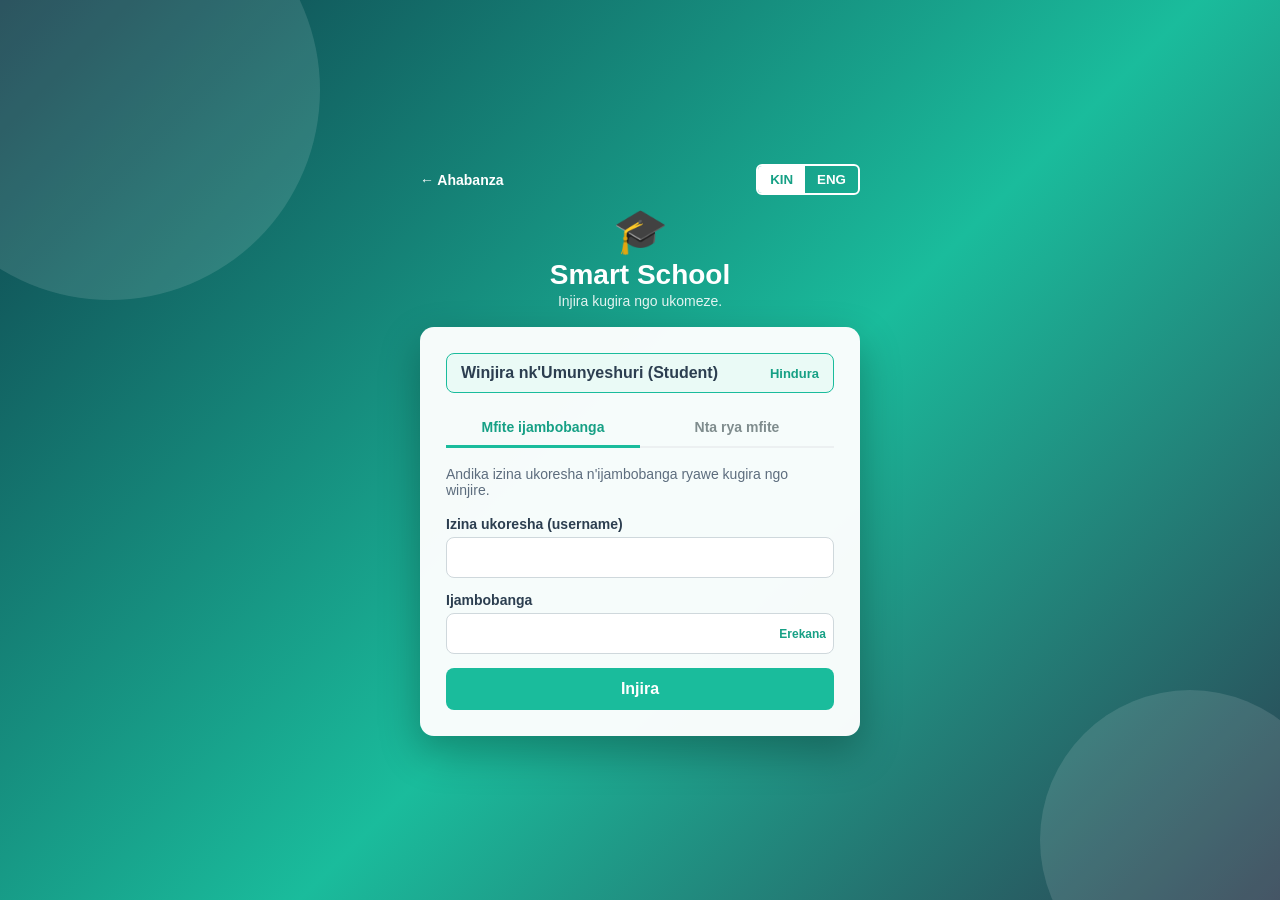
<file: student.html>
<!DOCTYPE html>
<html lang="rw">
<head>
<meta charset="UTF-8">
<meta name="viewport" content="width=device-width, initial-scale=1.0">
<title>Smart School - Student</title>

<style>
/* ==================== CSS ==================== */
* { box-sizing: border-box; margin: 0; padding: 0; font-family: 'Segoe UI', Tahoma, Geneva, Verdana, sans-serif; }

body { background: #f4f6f9; color: #2c3e50; }

/* ---------- Sidebar ---------- */
.sidebar {
    position: fixed; left: 0; top: 0;
    width: 250px; height: 100vh;
    background: linear-gradient(180deg, #0f3d4a, #16a085);
    color: #fff; padding: 20px;
    display: flex; flex-direction: column;
}
.sidebar h2 { text-align: center; margin-bottom: 6px; font-size: 22px; }
.sidebar .who { text-align: center; font-size: 13px; opacity: .85; margin-bottom: 22px; word-break: break-word; }
.sidebar button.nav {
    width: 100%; padding: 13px 14px; margin-bottom: 8px;
    border: none; border-radius: 8px;
    background: rgba(255,255,255,.12); color: #fff;
    font-size: 15px; text-align: left; cursor: pointer; transition: .25s;
}
.sidebar button.nav:hover { background: rgba(255,255,255,.25); }
.sidebar button.nav.active { background: #fff; color: #16a085; font-weight: bold; }
.sidebar .spacer { flex: 1; }
.sidebar button.logout { background: #c0392b; }
.sidebar button.logout:hover { background: #a93226; }

.lang-switch { display: flex; border: 2px solid #fff; border-radius: 6px; overflow: hidden; margin-bottom: 14px; }
.lang-switch button { flex: 1; background: transparent; color: #fff; border: none; padding: 6px; font-weight: bold; cursor: pointer; }
.lang-switch button.active { background: #fff; color: #16a085; }

/* ---------- Main ---------- */
.main { margin-left: 250px; padding: 30px; }
.page { display: none; }
.page.active { display: block; }
.page h1 { color: #16a085; margin-bottom: 8px; }
.page h2 { color: #2c3e50; margin-bottom: 16px; }
.page > p.lead { color: #5d6d7e; margin-bottom: 22px; }

/* Home cards */
.cards { display: grid; grid-template-columns: repeat(auto-fit, minmax(210px, 1fr)); gap: 18px; }
.stat {
    background: #fff; padding: 22px; border-radius: 12px;
    box-shadow: 0 3px 10px rgba(0,0,0,.08); text-align: center; cursor: pointer; transition: .25s;
}
.stat:hover { transform: translateY(-4px); }
.stat .ico { font-size: 38px; margin-bottom: 8px; }
.stat h3 { font-size: 16px; margin-bottom: 4px; }
.stat p { font-size: 13px; color: #7f8c8d; }

/* Notes */
.note { background: #fff; border-radius: 10px; padding: 20px; margin-bottom: 16px; box-shadow: 0 3px 8px rgba(0,0,0,.08); }
.note h3 { color: #16a085; margin-bottom: 6px; }
.note p { margin-bottom: 14px; color: #5d6d7e; }
.btn { background: #1abc9c; color: #fff; border: none; padding: 10px 18px; border-radius: 6px; cursor: pointer; font-weight: bold; font-size: 14px; }
.btn:hover { background: #16a085; }
.btn.blue { background: #2980b9; }
.btn.blue:hover { background: #21618c; }
.btn.red { background: #c0392b; }
.btn.red:hover { background: #a93226; }

/* AI */
textarea { width: 100%; padding: 14px; border: 1px solid #cfd8dc; border-radius: 8px; resize: vertical; font-size: 15px; }
textarea:focus { outline: 2px solid #1abc9c; border-color: transparent; }
.ai-actions { margin-top: 12px; display: flex; gap: 10px; flex-wrap: wrap; }
#answer {
    background: #fff; padding: 18px; border-radius: 10px; margin-top: 16px;
    min-height: 110px; box-shadow: 0 3px 8px rgba(0,0,0,.08); line-height: 1.6; color: #5d6d7e;
}
.ai-note { font-size: 12px; color: #95a5a6; margin-top: 8px; }

/* Tables */
table { width: 100%; border-collapse: collapse; background: #fff; border-radius: 10px; overflow: hidden; box-shadow: 0 3px 10px rgba(0,0,0,.08); }
th { background: #16a085; color: #fff; padding: 14px; text-align: left; }
td { padding: 13px 14px; border-bottom: 1px solid #ecf0f1; }
tr:nth-child(even) { background: #f8fafc; }
tr:hover { background: #eafaf6; }
.table-wrap { overflow-x: auto; }
.pending { color: #d97706; font-weight: bold; }
.submitted { color: #16a34a; font-weight: bold; }
.grade-a { color: #16a34a; font-weight: bold; }
.grade-b { color: #2563eb; font-weight: bold; }
.grade-c { color: #d97706; font-weight: bold; }
.grade-f { color: #dc2626; font-weight: bold; }

/* ---------- Mobile ---------- */
@media (max-width: 768px) {
    .sidebar { position: relative; width: 100%; height: auto; }
    .sidebar .spacer { display: none; }
    .main { margin-left: 0; padding: 20px; }
}
</style>
</head>
<body>

<!-- ==================== SIDEBAR ==================== -->
<div class="sidebar">
    <h2>🎓 Smart School</h2>
    <div class="who" id="whoAmI"></div>

    <div class="lang-switch">
        <button id="btn-rw" onclick="setLang('rw')">KIN</button>
        <button id="btn-en" onclick="setLang('en')">ENG</button>
    </div>

    <button class="nav active" data-page="home"       onclick="showPage('home')">🏠 <span data-i18n="navHome"></span></button>
    <button class="nav"        data-page="notes"      onclick="showPage('notes')">📚 <span data-i18n="navNotes"></span></button>
    <button class="nav"        data-page="ai"         onclick="showPage('ai')">🤖 <span data-i18n="navAI"></span></button>
    <button class="nav"        data-page="assessment" onclick="showPage('assessment')">📝 <span data-i18n="navAssess"></span></button>
    <button class="nav"        data-page="marks"      onclick="showPage('marks')">📊 <span data-i18n="navMarks"></span></button>

    <div class="spacer"></div>
    <button class="nav logout" onclick="logout()">🚪 <span data-i18n="logout"></span></button>
</div>

<!-- ==================== MAIN ==================== -->
<div class="main">

    <!-- HOME -->
    <div id="home" class="page active">
        <h1><span data-i18n="welcome"></span> <span id="studentName"></span></h1>
        <p class="lead" data-i18n="selectOption"></p>
        <div class="cards">
            <div class="stat" onclick="showPage('notes')"><div class="ico">📚</div><h3 data-i18n="navNotes"></h3><p data-i18n="descNotes"></p></div>
            <div class="stat" onclick="showPage('ai')"><div class="ico">🤖</div><h3 data-i18n="navAI"></h3><p data-i18n="descAI"></p></div>
            <div class="stat" onclick="showPage('assessment')"><div class="ico">📝</div><h3 data-i18n="navAssess"></h3><p data-i18n="descAssess"></p></div>
            <div class="stat" onclick="showPage('marks')"><div class="ico">📊</div><h3 data-i18n="navMarks"></h3><p data-i18n="descMarks"></p></div>
        </div>
    </div>

    <!-- NOTES -->
    <div id="notes" class="page">
        <h2 data-i18n="navNotes"></h2>
        <div class="note">
            <h3>Mathematics</h3>
            <p data-i18n="dlMath"></p>
            <button class="btn" onclick="openNote('Mathematics')" data-i18n="open"></button>
        </div>
        <div class="note">
            <h3>Biology</h3>
            <p data-i18n="dlBio"></p>
            <button class="btn" onclick="openNote('Biology')" data-i18n="open"></button>
        </div>
    </div>

    <!-- AI -->
    <div id="ai" class="page">
        <h2 data-i18n="aiTutor"></h2>
        <textarea id="question" rows="6" data-i18n-ph="askPh"></textarea>
        <div class="ai-actions">
            <button class="btn red" id="speakBtn" onclick="speak()">🎤 <span data-i18n="speak"></span></button>
            <button class="btn blue" onclick="askAI()" data-i18n="askAI"></button>
        </div>
        <h3 style="margin-top:22px;" data-i18n="aiResponse"></h3>
        <div id="answer"></div>
        <p class="ai-note" data-i18n="aiNote"></p>
    </div>

    <!-- ASSESSMENT -->
    <div id="assessment" class="page">
        <h2 data-i18n="navAssess"></h2>
        <div class="table-wrap">
            <table>
                <tr><th data-i18n="course"></th><th data-i18n="assessment"></th><th data-i18n="dueDate"></th><th data-i18n="status"></th></tr>
                <tr><td>Mathematics</td><td>Quiz 1</td><td>20/07/2026</td><td class="pending" data-i18n="pending"></td></tr>
                <tr><td>Biology</td><td>Assignment</td><td>22/07/2026</td><td class="submitted" data-i18n="submitted"></td></tr>
                <tr><td>Computer Science</td><td>Project</td><td>30/07/2026</td><td class="pending" data-i18n="pending"></td></tr>
            </table>
        </div>
    </div>

    <!-- MARKS -->
    <div id="marks" class="page">
        <h2 data-i18n="marksTitle"></h2>
        <div class="table-wrap">
            <table>
                <tr><th data-i18n="course"></th><th data-i18n="marks"></th><th data-i18n="grade"></th></tr>
                <tr><td>Mathematics</td><td>85</td><td class="grade-a">A</td></tr>
                <tr><td>Biology</td><td>78</td><td class="grade-b">B+</td></tr>
                <tr><td>Computer Science</td><td>92</td><td class="grade-a">A+</td></tr>
            </table>
        </div>
    </div>

</div>

<script>
/* ==================== JAVASCRIPT ==================== */

// ---------- Amagambo mu ndimi zombi ----------
const TEXT = {
    rw: {
        navHome: "Ahabanza", navNotes: "Reba Notes", navAI: "Wige ukoresheje AI",
        navAssess: "Assessment", navMarks: "Amanota Nabonye", logout: "Sohoka",
        welcome: "Murakaza neza,", selectOption: "Hitamo icyo ushaka ukoresheje menu yo ku ruhande.",
        descNotes: "Fungura notes z'amasomo", descAI: "Baza AI ikwigishe",
        descAssess: "Reba ibizamini n'imikoro", descMarks: "Reba amanota yawe",
        dlMath: "Manura notes za Mathematics", dlBio: "Manura notes za Biology", open: "Fungura",
        aiTutor: "Umwarimu wa AI", askPh: "Baza AI icyo ushaka...", speak: "Vuga", askAI: "Baza AI",
        aiResponse: "Igisubizo cya AI", aiAnswerHere: "Igisubizo cya AI kizagaragara hano...",
        aiNote: "Icyitonderwa: AI iracyari demo. Izahuzwa na serivisi nyayo ya AI nyuma.",
        aiEmpty: "Banza wandike ikibazo cyawe.",
        aiDemo: "Ikibazo cyawe: \"{q}\". AI nyayo izahuzwa hano vuba, ubwo uzabona igisubizo cyuzuye.",
        noSpeech: "Telefoni cyangwa browser yawe ntishyigikira kuvuga. Gerageza Chrome.",
        course: "Isomo", assessment: "Ikizamini", dueDate: "Itariki ntarengwa", status: "Imiterere",
        pending: "Birategerejwe", submitted: "Byoherejwe", marksTitle: "Amanota Nabonye mu Masomo",
        marks: "Amanota", grade: "Grade", openNote: "Gufungura notes za"
    },
    en: {
        navHome: "Dashboard", navNotes: "Access Notes", navAI: "Study Using AI",
        navAssess: "Assessment", navMarks: "Marks Obtained", logout: "Logout",
        welcome: "Welcome,", selectOption: "Select an option from the left menu.",
        descNotes: "Open course notes", descAI: "Ask AI to teach you",
        descAssess: "View tests and assignments", descMarks: "See your results",
        dlMath: "Download Mathematics Notes", dlBio: "Download Biology Notes", open: "Open",
        aiTutor: "AI Tutor", askPh: "Ask AI anything...", speak: "Speak", askAI: "Ask AI",
        aiResponse: "AI Response", aiAnswerHere: "AI answer will appear here...",
        aiNote: "Note: AI is still a demo. A real AI service will be connected later.",
        aiEmpty: "Please type your question first.",
        aiDemo: "Your question: \"{q}\". A real AI will be connected here soon, then you will get a full answer.",
        noSpeech: "Your browser does not support voice input. Try Chrome.",
        course: "Course", assessment: "Assessment", dueDate: "Due Date", status: "Status",
        pending: "Pending", submitted: "Submitted", marksTitle: "Marks Obtained in Courses",
        marks: "Marks", grade: "Grade", openNote: "Opening notes for"
    }
};

let lang = "rw";
let answered = false;

function store(k, v) { try { localStorage.setItem(k, v); } catch (e) {} }
function load(k) { try { return localStorage.getItem(k); } catch (e) { return null; } }

// ---------- Kugenzura ko umunyeshuri yinjiye (guard) ----------
let me = null;
try { me = JSON.parse(load("ss_current")); } catch (e) {}
if (!me || me.role !== "student") {
    window.location.href = "login.html?role=student";
}

// ---------- Ururimi ----------
function setLang(l) {
    lang = l;
    store("lang", l);
    document.documentElement.lang = l;
    document.querySelectorAll("[data-i18n]").forEach(function (el) {
        el.textContent = TEXT[l][el.dataset.i18n];
    });
    document.querySelectorAll("[data-i18n-ph]").forEach(function (el) {
        el.placeholder = TEXT[l][el.dataset.i18nPh];
    });
    document.getElementById("btn-rw").classList.toggle("active", l === "rw");
    document.getElementById("btn-en").classList.toggle("active", l === "en");
    if (!answered) document.getElementById("answer").textContent = TEXT[l].aiAnswerHere;
}

// ---------- Guhindura paji ----------
function showPage(id) {
    document.querySelectorAll(".page").forEach(function (p) { p.classList.remove("active"); });
    document.getElementById(id).classList.add("active");
    document.querySelectorAll(".sidebar .nav[data-page]").forEach(function (b) {
        b.classList.toggle("active", b.dataset.page === id);
    });
}

// ---------- Notes ----------
function openNote(subject) {
    alert(TEXT[lang].openNote + " " + subject);
}

// ---------- AI Tutor (demo) ----------
function askAI() {
    const q = document.getElementById("question").value.trim();
    const box = document.getElementById("answer");
    if (!q) { box.textContent = TEXT[lang].aiEmpty; answered = true; return; }
    answered = true;
    box.textContent = TEXT[lang].aiDemo.replace("{q}", q);
}

// ---------- Kuvuga (Speech to text) ----------
function speak() {
    const SR = window.SpeechRecognition || window.webkitSpeechRecognition;
    if (!SR) { alert(TEXT[lang].noSpeech); return; }
    const rec = new SR();
    rec.lang = lang === "rw" ? "rw-RW" : "en-US";
    rec.onresult = function (e) {
        document.getElementById("question").value = e.results[0][0].transcript;
    };
    rec.start();
}

// ---------- Sohoka ----------
function logout() {
    try { localStorage.removeItem("ss_current"); } catch (e) {}
    window.location.href = "login.html?role=student";
}

// ---------- Gutangira ----------
if (me) {
    document.getElementById("studentName").textContent = me.name;
    document.getElementById("whoAmI").textContent = me.name + " (@" + me.username + ")";
}
setLang(load("lang") === "en" ? "en" : "rw");
</script>
</body>
</html>
</file>
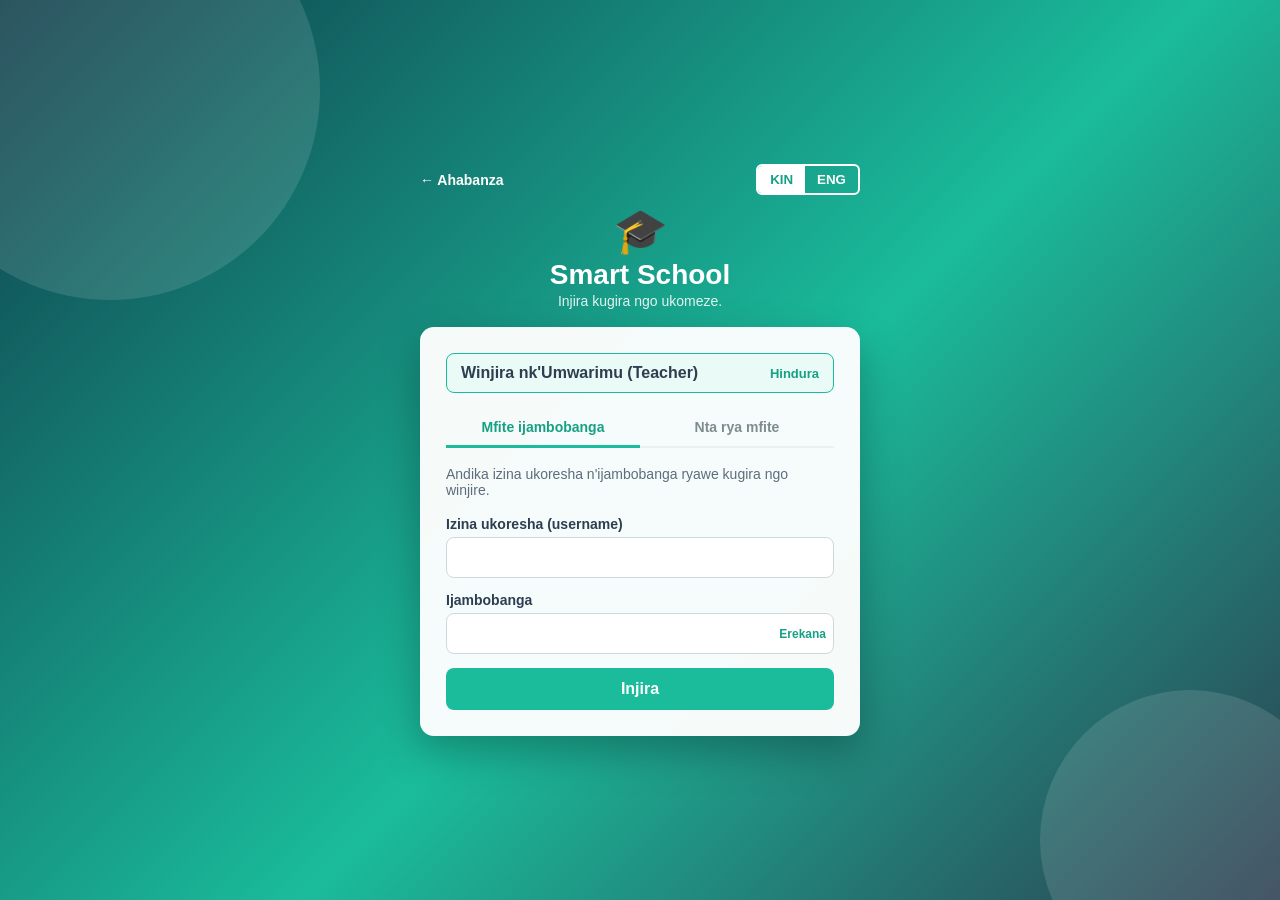
<file: teacher.html>
<!DOCTYPE html>
<html lang="rw">
<head>
<meta charset="UTF-8">
<meta name="viewport" content="width=device-width, initial-scale=1.0">
<title>Smart School - Teacher</title>

<style>
/* ==================== CSS ==================== */
* { box-sizing: border-box; margin: 0; padding: 0; font-family: 'Segoe UI', Tahoma, Geneva, Verdana, sans-serif; }
body { background: #f4f6f9; color: #2c3e50; }

/* ---------- Sidebar ---------- */
.sidebar {
    position: fixed; left: 0; top: 0;
    width: 250px; height: 100vh;
    background: linear-gradient(180deg, #0f3d4a, #16a085);
    color: #fff; padding: 20px;
    display: flex; flex-direction: column;
}
.sidebar h2 { text-align: center; margin-bottom: 6px; font-size: 22px; }
.sidebar .who { text-align: center; font-size: 13px; opacity: .85; margin-bottom: 20px; word-break: break-word; }
.sidebar button.nav {
    width: 100%; padding: 13px 14px; margin-bottom: 8px;
    border: none; border-radius: 8px;
    background: rgba(255,255,255,.12); color: #fff;
    font-size: 15px; text-align: left; cursor: pointer; transition: .25s;
}
.sidebar button.nav:hover { background: rgba(255,255,255,.25); }
.sidebar button.nav.active { background: #fff; color: #16a085; font-weight: bold; }
.sidebar .spacer { flex: 1; }
.sidebar button.logout { background: #c0392b; }
.sidebar button.logout:hover { background: #a93226; }

.lang-switch { display: flex; border: 2px solid #fff; border-radius: 6px; overflow: hidden; margin-bottom: 14px; }
.lang-switch button { flex: 1; background: transparent; color: #fff; border: none; padding: 6px; font-weight: bold; cursor: pointer; }
.lang-switch button.active { background: #fff; color: #16a085; }

/* ---------- Main ---------- */
.main { margin-left: 250px; padding: 30px; }
.section { display: none; background: #fff; padding: 26px; border-radius: 10px; box-shadow: 0 4px 10px rgba(0,0,0,.08); }
.section.active { display: block; }
.section h3 { margin-bottom: 20px; color: #2c3e50; border-bottom: 2px solid #ecf0f1; padding-bottom: 10px; }

/* Welcome */
.welcome-box { text-align: center; padding: 30px 10px; }
.welcome-box h1 { font-size: 30px; margin-bottom: 12px; }
.welcome-box p.lead { color: #7f8c8d; font-size: 17px; margin-bottom: 22px; }
.welcome-card { display: inline-block; background: #eafaf6; padding: 16px 26px; border-left: 5px solid #1abc9c; border-radius: 6px; text-align: left; }
.welcome-card ul { margin: 10px 0 0 20px; line-height: 1.8; }
.welcome-hint { margin-top: 26px; font-size: 14px; color: #95a5a6; }

/* Forms */
.fg { margin-bottom: 15px; }
.fg label { display: block; margin-bottom: 5px; font-weight: 600; font-size: 14px; }
input[type="text"], input[type="number"], input[type="file"], select {
    width: 100%; padding: 10px; border: 1px solid #cfd8dc; border-radius: 6px; font-size: 15px; background: #fff;
}
input:focus, select:focus { outline: 2px solid #1abc9c; border-color: transparent; }
.btn { background: #27ae60; color: #fff; padding: 10px 22px; border: none; border-radius: 6px; cursor: pointer; font-weight: bold; font-size: 15px; }
.btn:hover { opacity: .9; }
.btn.blue { background: #2980b9; }
.btn.orange { background: #e28743; }

/* Tables */
.table-wrap { overflow-x: auto; }
table { width: 100%; border-collapse: collapse; margin-top: 12px; }
th, td { border: 1px solid #e1e5e8; padding: 11px; text-align: left; }
th { background: #f2f6f7; color: #2c3e50; }
tr:hover td { background: #f9fcfc; }

/* Lists */
.saved { margin-top: 24px; }
.saved h4 { margin-bottom: 8px; color: #16a085; }
.saved ul { list-style: none; }
.saved li { background: #f6fbfa; border: 1px solid #d5ece7; border-radius: 6px; padding: 9px 12px; margin-bottom: 6px; font-size: 14px; }
.empty { color: #95a5a6; font-style: italic; font-size: 14px; }

/* Toast */
#toast {
    position: fixed; bottom: 24px; right: 24px;
    background: #27ae60; color: #fff; padding: 12px 20px; border-radius: 8px;
    box-shadow: 0 6px 18px rgba(0,0,0,.25); font-weight: 600;
    opacity: 0; transform: translateY(20px); transition: .3s; pointer-events: none;
}
#toast.show { opacity: 1; transform: translateY(0); }
#toast.err { background: #c0392b; }

@media (max-width: 768px) {
    .sidebar { position: relative; width: 100%; height: auto; }
    .sidebar .spacer { display: none; }
    .main { margin-left: 0; padding: 18px; }
}
</style>
</head>
<body>

<!-- ==================== SIDEBAR ==================== -->
<div class="sidebar">
    <h2>🎓 Smart School</h2>
    <div class="who" id="whoAmI"></div>

    <div class="lang-switch">
        <button id="btn-rw" onclick="setLang('rw')">KIN</button>
        <button id="btn-en" onclick="setLang('en')">ENG</button>
    </div>

    <button class="nav active" data-page="welcome"    onclick="openSection('welcome')">🏠 <span data-i18n="navHome"></span></button>
    <button class="nav"        data-page="upload"     onclick="openSection('upload')">📤 <span data-i18n="navNotes"></span></button>
    <button class="nav"        data-page="students"   onclick="openSection('students')">👥 <span data-i18n="navStudents"></span></button>
    <button class="nav"        data-page="marks"      onclick="openSection('marks')">📝 <span data-i18n="navMarks"></span></button>
    <button class="nav"        data-page="attendance" onclick="openSection('attendance')">✅ <span data-i18n="navAtt"></span></button>
    
<button class="nav" data-page="myAttendance"
    onclick="openSection('myAttendance')">
    📋 <span>My Attendance</span>
</button>


    <div class="spacer"></div>
    <button class="nav logout" onclick="logout()">🚪 <span data-i18n="logout"></span></button>
</div>

<!-- ==================== MAIN ==================== -->
<div class="main">

    <!-- WELCOME -->
    <div id="welcome" class="section active">
        <div class="welcome-box">
            <h1>👋 <span data-i18n="welcome"></span> <span id="teacherName"></span>!</h1>
            <p class="lead" data-i18n="welcomeSub"></p>
            <div class="welcome-card">
                <strong data-i18n="helpsYou"></strong>
                <ul>
                    <li data-i18n="h1"></li>
                    <li data-i18n="h2"></li>
                    <li data-i18n="h3"></li>
                    <li data-i18n="h4"></li>
                </ul>
            </div>
            <p class="welcome-hint" data-i18n="hint"></p>
        </div>
    </div>

    <!-- UPLOAD NOTES -->
    <div id="upload" class="section">
        <h3>📤 <span data-i18n="navNotes"></span></h3>
        <div class="fg">
            <label for="noteTitle" data-i18n="noteTitle"></label>
            <input type="text" id="noteTitle" data-i18n-ph="noteTitlePh">
        </div>
        <div class="fg">
            <label for="noteFile" data-i18n="noteFile"></label>
            <input type="file" id="noteFile" accept=".pdf,.doc,.docx,.ppt,.pptx">
        </div>
        <button class="btn" onclick="uploadNote()" data-i18n="uploadBtn"></button>

        <div class="saved">
            <h4 data-i18n="uploadedNotes"></h4>
            <ul id="notesList"></ul>
        </div>
    </div>

    <!-- MY STUDENTS -->
    <div id="students" class="section">
        <h3>👥 <span data-i18n="studentsTitle"></span></h3>
        <div class="table-wrap">
            <table>
                <thead><tr><th>ID</th><th data-i18n="sName"></th><th data-i18n="sClass"></th><th data-i18n="sSubject"></th></tr></thead>
                <tbody id="studentsBody"></tbody>
            </table>
        </div>
    </div>

    <!-- MARKS -->
    <div id="marks" class="section">
        <h3>📝 <span data-i18n="marksTitle"></span></h3>
        <div class="fg">
            <label for="markStudent" data-i18n="pickStudent"></label>
            <select id="markStudent"></select>
        </div>
        <div class="fg">
            <label for="markValue" data-i18n="marksOf100"></label>
            <input type="number" id="markValue" min="0" max="100" data-i18n-ph="marksPh">
        </div>
        <button class="btn blue" onclick="saveMark()" data-i18n="saveMark"></button>

        <div class="saved">
            <h4 data-i18n="savedMarks"></h4>
            <ul id="marksList"></ul>
        </div>
    </div>

    <!-- ATTENDANCE -->
    <div id="attendance" class="section">
        <h3>✅ <span data-i18n="attTitle"></span></h3>
        <p style="margin-bottom:10px; font-style:italic;"><span data-i18n="today"></span> <span id="currentDate"></span></p>
        <div class="table-wrap">
            <table>
                <thead><tr><th data-i18n="student"></th><th>🟢 <span data-i18n="present"></span></th><th>🔴 <span data-i18n="absent"></span></th></tr></thead>
                <tbody id="attBody"></tbody>
            </table>
        </div>
        <br>
        <button class="btn orange" onclick="saveAttendance()" data-i18n="saveAtt"></button>
    </div>
    
<!-- MY ATTENDANCE REQUEST -->
<div id="myAttendance" class="section">
    <h3>📋 My Attendance</h3>

    <p>Today's date: <span id="myAttDate"></span></p>

    <p>
        Status:
        <strong id="myAttStatus">Nta busabe bwoherejwe</strong>
    </p>

    <button
        type="button"
        class="btn"
        id="requestAttendanceBtn"
        onclick="requestMyAttendance()">
        Request Attendance
    </button>
</div>


</div>

<div id="toast"></div>

<script>
/* ==================== JAVASCRIPT ==================== */

// ---------- Abanyeshuri (urugero) ----------
const STUDENTS = [];

// ---------- Amagambo mu ndimi zombi ----------
const TEXT = {
    rw: {
        navHome: "Ahabanza", navNotes: "Gushira Notes hanze", navStudents: "Abanyeshuri Banjye",
        navMarks: "Amanota", navAtt: "Attendance", logout: "Sohoka",
        welcome: "Murakaza neza,", welcomeSub: "Ikaze ku rubuga rwawe rwo gucunga amasomo n'abanyeshuri.",
        helpsYou: "Ubu buryo buzagufasha:",
        h1: "Gushira hanze ibyigwa (Notes)", h2: "Kureba lisiti y'abanyeshuri",
        h3: "Gutanga amanota y'ibizamini", h4: "Gufata Attendance",
        hint: "Hitamo igice ushaka gufungura ku menu y'uruhande.",
        noteTitle: "Umutwe w'Isomo:", noteTitlePh: "Urugero: Umwaka wa 1 - Amateka",
        noteFile: "Hitamo Idosiye (PDF, Docx):", uploadBtn: "Shira hanze (Upload)",
        uploadedNotes: "Notes zashyizwe hanze", noNotes: "Nta notes zirashyirwa hanze.",
        noteMissing: "Andika umutwe uhitemo n'idosiye.", noteDone: "Isomo ryashyizwe hanze neza!",
        studentsTitle: "Abanyeshuri biga Isomo ryanjye",
        sName: "Amazina y'Umunyeshuri", sClass: "Ishuri", sSubject: "Isomo",
        marksTitle: "Gutanga Amanota", pickStudent: "Hitamo Umunyeshuri:", choose: "-- Hitamo --",
        marksOf100: "Amanota / 100:", marksPh: "Urugero: 85", saveMark: "Bika Amanota",
        savedMarks: "Amanota yabitswe", noMarks: "Nta manota arabikwa.",
        markMissing: "Hitamo umunyeshuri wandike amanota hagati ya 0 na 100.", markDone: "Amanota abitswe neza!",
        attTitle: "Gufata Attendance", today: "Itariki y'uyu munsi:", student: "Umunyeshuri",
        present: "Yaje", absent: "Yatashye", saveAtt: "Bika Attendance", attDone: "Attendance yabitswe neza!",
        nowSaved: "Byabitswe"
    },
    en: {
        navHome: "Home", navNotes: "Upload Notes", navStudents: "My Students",
        navMarks: "Marks", navAtt: "Attendance", logout: "Logout",
        welcome: "Welcome,", welcomeSub: "Welcome to your dashboard for managing lessons and students.",
        helpsYou: "This system helps you:",
        h1: "Upload study notes", h2: "View your students list",
        h3: "Give exam marks", h4: "Take attendance",
        hint: "Pick a section to open from the side menu.",
        noteTitle: "Lesson title:", noteTitlePh: "Example: Year 1 - History",
        noteFile: "Choose a file (PDF, Docx):", uploadBtn: "Upload",
        uploadedNotes: "Uploaded notes", noNotes: "No notes uploaded yet.",
        noteMissing: "Enter a title and choose a file.", noteDone: "Lesson uploaded successfully!",
        studentsTitle: "Students taking my subject",
        sName: "Student name", sClass: "Class", sSubject: "Subject",
        marksTitle: "Give Marks", pickStudent: "Select a student:", choose: "-- Select --",
        marksOf100: "Marks / 100:", marksPh: "Example: 85", saveMark: "Save Marks",
        savedMarks: "Saved marks", noMarks: "No marks saved yet.",
        markMissing: "Select a student and enter marks between 0 and 100.", markDone: "Marks saved successfully!",
        attTitle: "Take Attendance", today: "Today's date:", student: "Student",
        present: "Present", absent: "Absent", saveAtt: "Save Attendance", attDone: "Attendance saved successfully!",
        nowSaved: "Saved"
    }
};

let lang = "rw";

function store(k, v) { try { localStorage.setItem(k, v); } catch (e) {} }
function load(k) { try { return localStorage.getItem(k); } catch (e) { return null; } }
function loadJSON(k, fallback) { try { return JSON.parse(load(k)) || fallback; } catch (e) { return fallback; } }

// ---------- Kugenzura ko umwarimu yinjiye (guard) ----------
let me = null;
try { me = JSON.parse(load("ss_current")); } catch (e) {}
if (!me || me.role !== "teacher") {
    window.location.href = "login.html?role=teacher";
}

// ---------- Toast ----------
let toastTimer;
function toast(msg, isErr) {
    const t = document.getElementById("toast");
    t.textContent = msg;
    t.className = (isErr ? "err " : "") + "show";
    clearTimeout(toastTimer);
    toastTimer = setTimeout(function () { t.className = ""; }, 2500);
}

// ---------- Ururimi ----------
function setLang(l) {
    lang = l;
    store("lang", l);
    document.documentElement.lang = l;
    document.querySelectorAll("[data-i18n]").forEach(function (el) { el.textContent = TEXT[l][el.dataset.i18n]; });
    document.querySelectorAll("[data-i18n-ph]").forEach(function (el) { el.placeholder = TEXT[l][el.dataset.i18nPh]; });
    document.getElementById("btn-rw").classList.toggle("active", l === "rw");
    document.getElementById("btn-en").classList.toggle("active", l === "en");
    document.getElementById("currentDate").textContent = new Date().toLocaleDateString(l === "rw" ? "rw-RW" : "en-GB");
    buildMarkSelect();
    renderNotes();
    renderMarks();
}

// ---------- Guhindura igice ----------
function openSection(id) {
    document.querySelectorAll(".section").forEach(function (s) { s.classList.remove("active"); });
    document.getElementById(id).classList.add("active");
    if (id === "myAttendance") {
    renderMyAttendance();
}
    document.querySelectorAll(".sidebar .nav[data-page]").forEach(function (b) {
        b.classList.toggle("active", b.dataset.page === id);
    });
}

// ---------- Notes ----------
function renderNotes() {
    const list = document.getElementById("notesList");
    const notes = loadJSON("ss_notes_" + me.username, []);
    list.innerHTML = "";
    if (!notes.length) { list.innerHTML = '<li class="empty">' + TEXT[lang].noNotes + "</li>"; return; }
    notes.forEach(function (n) {
        const li = document.createElement("li");
        li.textContent = "📄 " + n.title + " — " + n.file + " (" + n.date + ")";
        list.appendChild(li);
    });
}
function uploadNote() {
    const title = document.getElementById("noteTitle").value.trim();
    const fileInput = document.getElementById("noteFile");
    if (!title || !fileInput.files.length) return toast(TEXT[lang].noteMissing, true);
    const notes = loadJSON("ss_notes_" + me.username, []);
    notes.push({ title: title, file: fileInput.files[0].name, date: new Date().toLocaleDateString() });
    store("ss_notes_" + me.username, JSON.stringify(notes));
    document.getElementById("noteTitle").value = "";
    fileInput.value = "";
    renderNotes();
    toast(TEXT[lang].noteDone);
}

// ---------- Abanyeshuri ----------
function buildStudents() {
    const body = document.getElementById("studentsBody");
    body.innerHTML = "";
    STUDENTS.forEach(function (s) {
        const tr = document.createElement("tr");
        [s.id, s.name, s.cls, s.subject].forEach(function (v) {
            const td = document.createElement("td"); td.textContent = v; tr.appendChild(td);
        });
        body.appendChild(tr);
    });
}

// ---------- Amanota ----------
function buildMarkSelect() {
    const sel = document.getElementById("markStudent");
    const current = sel.value;
    sel.innerHTML = '<option value="">' + TEXT[lang].choose + "</option>";
    STUDENTS.forEach(function (s) {
        const o = document.createElement("option"); o.value = s.name; o.textContent = s.name; sel.appendChild(o);
    });
    sel.value = current;
}
function renderMarks() {
    const list = document.getElementById("marksList");
    const marks = loadJSON("ss_marks", []);
    list.innerHTML = "";
    if (!marks.length) { list.innerHTML = '<li class="empty">' + TEXT[lang].noMarks + "</li>"; return; }
    marks.forEach(function (m) {
        const li = document.createElement("li");
        li.textContent = m.student + ": " + m.value + "/100 (" + m.date + ")";
        list.appendChild(li);
    });
}
function saveMark() {
    const student = document.getElementById("markStudent").value;
    const val = document.getElementById("markValue").value;
    const n = Number(val);
    if (!student || val === "" || n < 0 || n > 100) return toast(TEXT[lang].markMissing, true);
    const marks = loadJSON("ss_marks", []);
    marks.push({ student: student, value: n, by: me.username, date: new Date().toLocaleDateString() });
    store("ss_marks", JSON.stringify(marks));
    document.getElementById("markValue").value = "";
    renderMarks();
    toast(TEXT[lang].markDone);
}

function requestMyAttendance() {
    const today = new Date().getFullYear() + "-" +
        String(new Date().getMonth() + 1).padStart(2, "0") + "-" +
        String(new Date().getDate()).padStart(2, "0");

    const requests = loadJSON("ss_teacher_attendance_requests", []);

    const existing = requests.find(r =>
        r.username === me.username && r.date === today
    );

    if (existing) {
        toast("Wasabye attendance uyu munsi.", true);
        renderMyAttendance();
        return;
    }

    requests.push({
        id: me.username + "_" + today,
        username: me.username,
        name: me.name || me.username,
        date: today,
        status: "pending",
        requestedAt: new Date().toISOString()
    });

    store("ss_teacher_attendance_requests", JSON.stringify(requests));
    renderMyAttendance();
    toast("Ubusabe bwa attendance bwoherejwe!");
}

function renderMyAttendance() {
    const now = new Date();
    const today = now.getFullYear() + "-" +
        String(now.getMonth() + 1).padStart(2, "0") + "-" +
        String(now.getDate()).padStart(2, "0");

    document.getElementById("myAttDate").textContent = today;

    const requests = loadJSON("ss_teacher_attendance_requests", []);
    const mine = requests.find(r =>
        r.username === me.username && r.date === today
    );

    const status = document.getElementById("myAttStatus");
    const button = document.getElementById("requestAttendanceBtn");

    if (!mine) {
        status.textContent = "Nta busabe bwoherejwe";
        button.disabled = false;
    } else {
        status.textContent =
            mine.status === "approved" ? "Yemejwe na Head Master" :
            mine.status === "rejected" ? "Yanzwe na Head Master" :
            "Itegereje Head Master";
        button.disabled = true;
    }
}


// ---------- Attendance ----------
function buildAttendance() {
    const body = document.getElementById("attBody");
    body.innerHTML = "";
    const saved = loadJSON("ss_attendance_" + new Date().toISOString().slice(0, 10), {});
    STUDENTS.forEach(function (s) {
        const isAbsent = saved[s.id] === "absent";
        const tr = document.createElement("tr");
        tr.innerHTML =
            "<td></td>" +
            '<td><input type="radio" name="att-' + s.id + '" value="present"' + (isAbsent ? "" : " checked") + "></td>" +
            '<td><input type="radio" name="att-' + s.id + '" value="absent"' + (isAbsent ? " checked" : "") + "></td>";
        tr.cells[0].textContent = s.name;
        body.appendChild(tr);
    });
}
function saveAttendance() {
    const result = {};
    STUDENTS.forEach(function (s) {
        const checked = document.querySelector('input[name="att-' + s.id + '"]:checked');
        result[s.id] = checked ? checked.value : "present";
    });
    store("ss_attendance_" + new Date().toISOString().slice(0, 10), JSON.stringify(result));
    toast(TEXT[lang].attDone);
}

// ---------- Sohoka ----------
function logout() {
    try { localStorage.removeItem("ss_current"); } catch (e) {}
    window.location.href = "login.html?role=teacher";
}

// ---------- Gutangira ----------
if (me) {
    document.getElementById("teacherName").textContent = me.name;
    document.getElementById("whoAmI").textContent = me.name + " (@" + me.username + ")";
    buildStudents();
    buildAttendance();
    setLang(load("lang") === "en" ? "en" : "rw");
}
</script>
</body>
</html>
</file>
